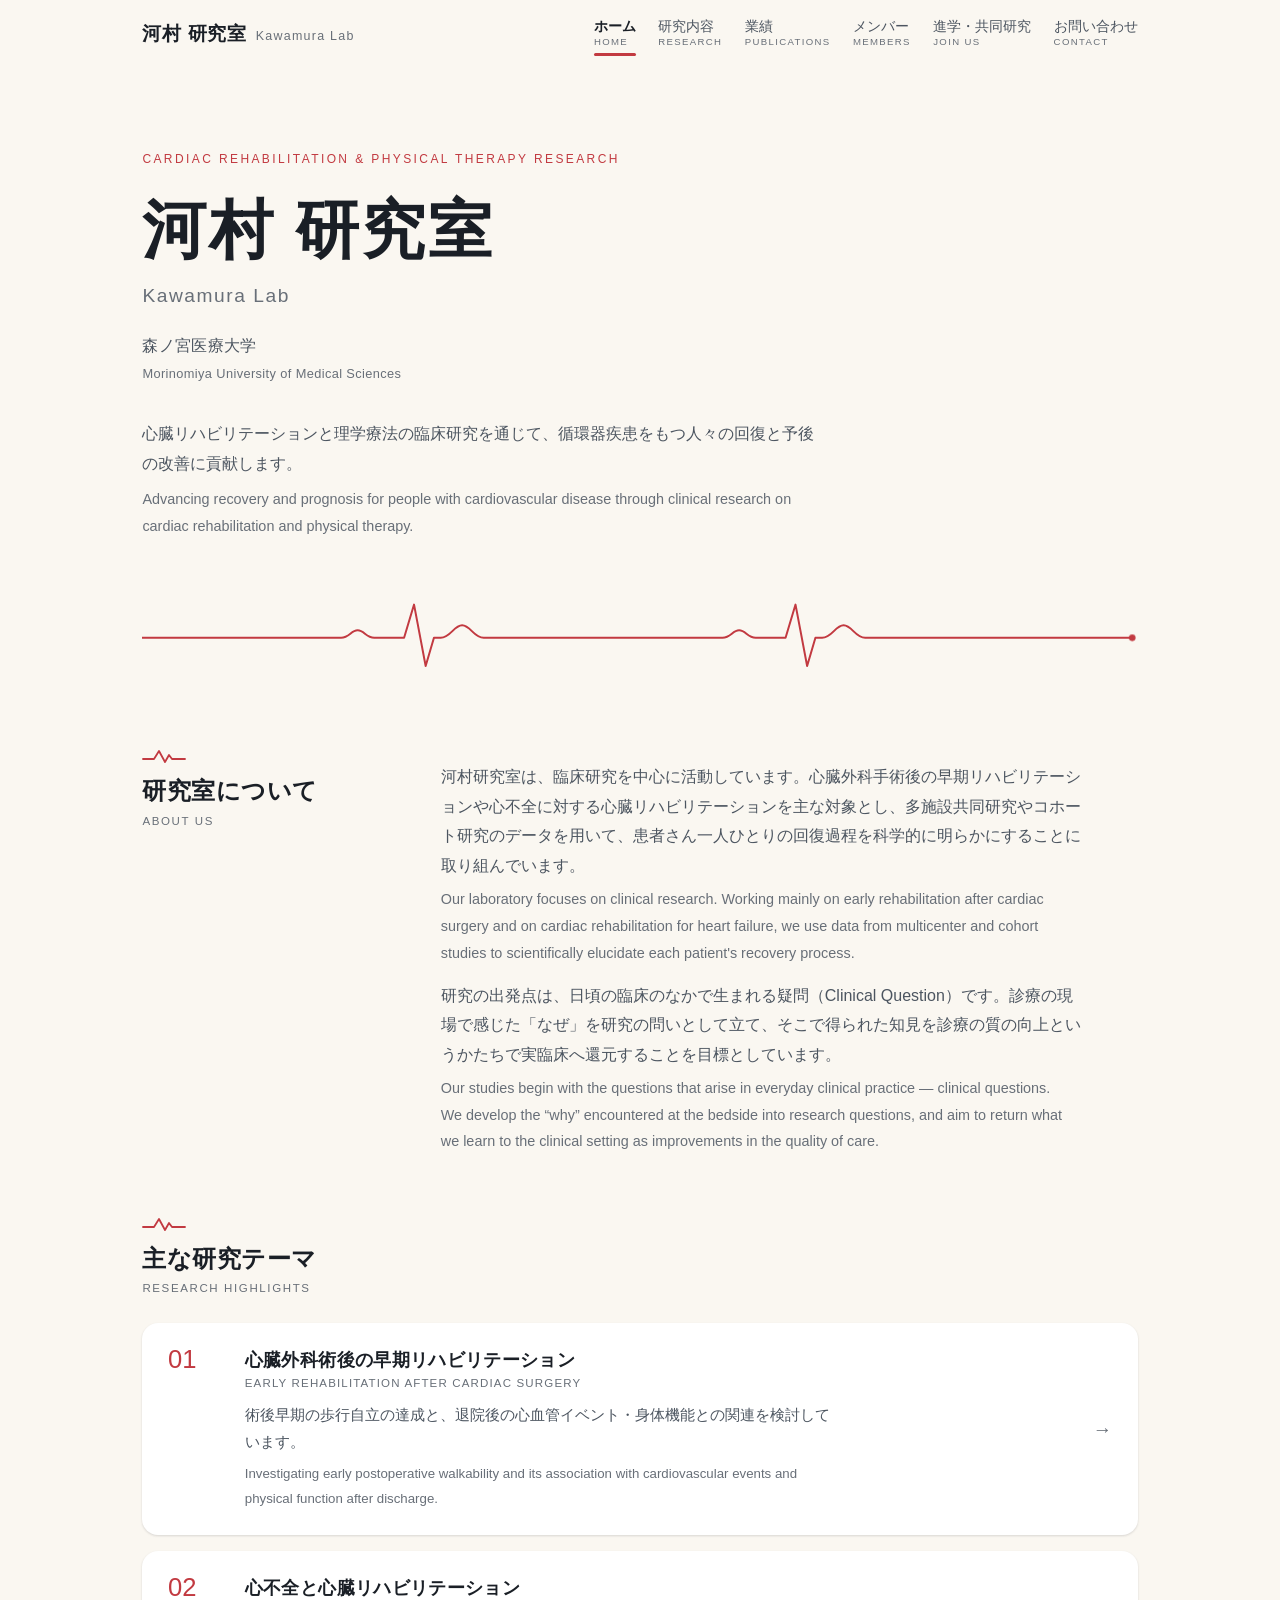
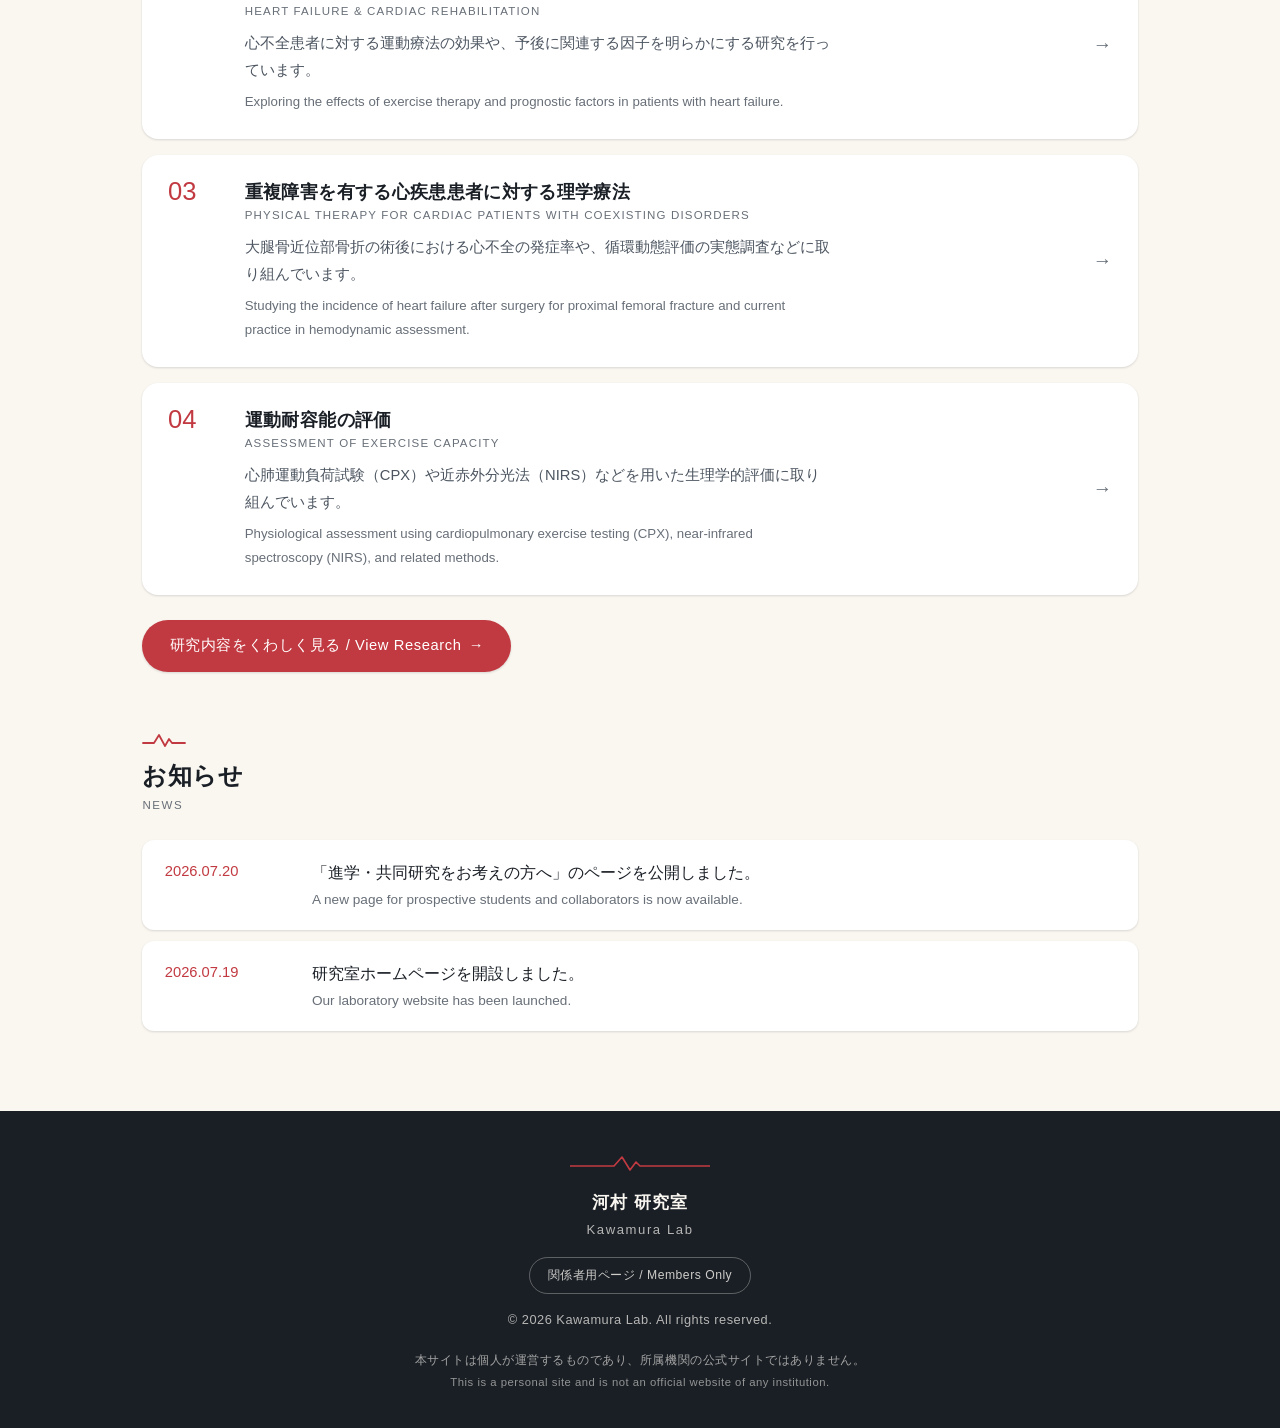
<file: index.html>
<!DOCTYPE html>
<html lang="ja">
<head>
  <meta charset="UTF-8">
  <meta name="viewport" content="width=device-width, initial-scale=1.0">
  <title>河村研究室（森ノ宮医療大学） | Kawamura Lab</title>
  <meta name="description" content="河村研究室（Kawamura Lab／森ノ宮医療大学）— 心臓リハビリテーション・理学療法の臨床研究。Clinical research on cardiac rehabilitation and physical therapy.">
  <link rel="icon" type="image/svg+xml" href="assets/favicon.svg">
  <link rel="canonical" href="https://kawamuratomonori-lab.github.io/">
  <meta property="og:type" content="website">
  <meta property="og:site_name" content="河村研究室 Kawamura Lab">
  <meta property="og:locale" content="ja_JP">
  <meta property="og:url" content="https://kawamuratomonori-lab.github.io/">
  <meta property="og:title" content="河村研究室（森ノ宮医療大学） | Kawamura Lab">
  <meta property="og:description" content="河村研究室（Kawamura Lab／森ノ宮医療大学）— 心臓リハビリテーション・理学療法の臨床研究。Clinical research on cardiac rehabilitation and physical therapy.">
  <meta property="og:image" content="https://kawamuratomonori-lab.github.io/assets/ogp.png">
  <meta name="twitter:card" content="summary_large_image">
  <script type="application/ld+json">
  {
    "@context": "https://schema.org",
    "@type": "ResearchOrganization",
    "name": "河村研究室",
    "alternateName": "Kawamura Lab",
    "url": "https://kawamuratomonori-lab.github.io/",
    "description": "心臓リハビリテーションと理学療法の臨床研究に取り組む研究室。",
    "parentOrganization": {
      "@type": "CollegeOrUniversity",
      "name": "森ノ宮医療大学",
      "alternateName": "Morinomiya University of Medical Sciences",
      "url": "https://www.morinomiya-u.ac.jp/"
    },
    "address": {
      "@type": "PostalAddress",
      "postalCode": "559-8611",
      "addressRegion": "大阪府",
      "addressLocality": "大阪市住之江区",
      "streetAddress": "南港北1-26-16",
      "addressCountry": "JP"
    },
    "member": {
      "@type": "Person",
      "name": "河村 知範",
      "alternateName": "Tomonori Kawamura",
      "sameAs": [
        "https://researchmap.jp/t_kawamura",
        "https://orcid.org/0000-0002-1264-2671"
      ]
    },
    "knowsAbout": ["心臓リハビリテーション", "理学療法", "臨床研究", "心不全", "心臓外科術後の早期離床"]
  }
  </script>
  <link rel="stylesheet" href="css/style.css?v=20261010">
  <script defer src="js/site.js?v=20261010"></script>
</head>
<body>

<header class="site-header">
  <div class="header-inner">
    <a class="brand" href="index.html">
      <span class="brand-ja"><span class="nm">河村</span>研究室</span>
      <span class="brand-en">Kawamura Lab</span>
    </a>
    <nav class="site-nav">
      <ul>
        <li><a href="index.html" class="active">ホーム<span class="nav-en">Home</span></a></li>
        <li><a href="research.html">研究内容<span class="nav-en">Research</span></a></li>
        <li><a href="publications.html">業績<span class="nav-en">Publications</span></a></li>
        <li><a href="members.html">メンバー<span class="nav-en">Members</span></a></li>
        <li><a href="join.html">進学・共同研究<span class="nav-en">Join Us</span></a></li>
        <li><a href="contact.html">お問い合わせ<span class="nav-en">Contact</span></a></li>
      </ul>
    </nav>
  </div>
</header>

<section class="hero stagger">
  <p class="hero-kicker">Cardiac Rehabilitation &amp; Physical Therapy Research</p>
  <h1><span class="nm">河村</span>研究室</h1>
  <p class="hero-echo">Kawamura Lab</p>
  <p class="hero-affil">森ノ宮医療大学<span class="hero-affil-en">Morinomiya University of Medical Sciences</span></p>
  <p class="lead-ja">心臓リハビリテーションと理学療法の臨床研究を通じて、循環器疾患をもつ人々の回復と予後の改善に貢献します。</p>
  <p class="lead-en">Advancing recovery and prognosis for people with cardiovascular disease through clinical research on cardiac rehabilitation and physical therapy.</p>
</section>

<div class="ecg-wrap" aria-hidden="true">
  <svg class="ecg" viewBox="0 0 1200 120" xmlns="http://www.w3.org/2000/svg">
    <path class="ecg-path" pathLength="1"
          d="M0 60 H240 c10 0 12 -9 20 -9 c8 0 10 9 20 9 h36 l12 -40 14 74 10 -34 h8 c12 0 16 -15 26 -15 c10 0 14 15 26 15 H700 c10 0 12 -9 20 -9 c8 0 10 9 20 9 h36 l12 -40 14 74 10 -34 h8 c12 0 16 -15 26 -15 c10 0 14 15 26 15 H1194"/>
    <circle class="ecg-dot" cx="1194" cy="60" r="4"/>
    <circle class="ecg-ring" cx="1194" cy="60" r="4"/>
  </svg>
</div>

<main>

  <section class="section" id="about">
    <div class="split">
      <div class="sec-head reveal">
        <svg class="beat" width="44" height="16" viewBox="0 0 44 16" aria-hidden="true">
          <polyline points="1,11 12,11 17,3 23,14 27,7 30,11 43,11" fill="none" stroke="currentColor" stroke-width="1.8" stroke-linecap="round" stroke-linejoin="round"/>
        </svg>
        <h2>研究室について<span class="sec-en">About Us</span></h2>
      </div>
      <div class="reveal">
        <p class="ja">河村研究室は、臨床研究を中心に活動しています。心臓外科手術後の早期リハビリテーションや心不全に対する心臓リハビリテーションを主な対象とし、多施設共同研究やコホート研究のデータを用いて、患者さん一人ひとりの回復過程を科学的に明らかにすることに取り組んでいます。</p>
        <p class="en">Our laboratory focuses on clinical research. Working mainly on early rehabilitation after cardiac surgery and on cardiac rehabilitation for heart failure, we use data from multicenter and cohort studies to scientifically elucidate each patient's recovery process.</p>
        <p class="ja">研究の出発点は、日頃の臨床のなかで生まれる疑問（Clinical Question）です。診療の現場で感じた「なぜ」を研究の問いとして立て、そこで得られた知見を診療の質の向上というかたちで実臨床へ還元することを目標としています。</p>
        <p class="en">Our studies begin with the questions that arise in everyday clinical practice — clinical questions. We develop the &ldquo;why&rdquo; encountered at the bedside into research questions, and aim to return what we learn to the clinical setting as improvements in the quality of care.</p>
      </div>
    </div>
  </section>

  <section class="section" id="highlights">
    <div class="sec-head reveal">
      <svg class="beat" width="44" height="16" viewBox="0 0 44 16" aria-hidden="true">
        <polyline points="1,11 12,11 17,3 23,14 27,7 30,11 43,11" fill="none" stroke="currentColor" stroke-width="1.8" stroke-linecap="round" stroke-linejoin="round"/>
      </svg>
      <h2>主な研究テーマ<span class="sec-en">Research Highlights</span></h2>
    </div>
    <ol class="feature-list stagger">
      <li>
        <a href="research.html#t1">
          <div>
            <h3>心臓外科術後の早期リハビリテーション<span class="card-en">Early Rehabilitation after Cardiac Surgery</span></h3>
            <p class="ja">術後早期の歩行自立の達成と、退院後の心血管イベント・身体機能との関連を検討しています。</p>
            <p class="en">Investigating early postoperative walkability and its association with cardiovascular events and physical function after discharge.</p>
          </div>
          <span class="go" aria-hidden="true">&rarr;</span>
        </a>
      </li>
      <li>
        <a href="research.html#t2">
          <div>
            <h3>心不全と心臓リハビリテーション<span class="card-en">Heart Failure &amp; Cardiac Rehabilitation</span></h3>
            <p class="ja">心不全患者に対する運動療法の効果や、予後に関連する因子を明らかにする研究を行っています。</p>
            <p class="en">Exploring the effects of exercise therapy and prognostic factors in patients with heart failure.</p>
          </div>
          <span class="go" aria-hidden="true">&rarr;</span>
        </a>
      </li>
      <li>
        <a href="research.html#t3">
          <div>
            <h3>重複障害を有する心疾患患者に対する理学療法<span class="card-en">Physical Therapy for Cardiac Patients with Coexisting Disorders</span></h3>
            <p class="ja">大腿骨近位部骨折の術後における心不全の発症率や、循環動態評価の実態調査などに取り組んでいます。</p>
            <p class="en">Studying the incidence of heart failure after surgery for proximal femoral fracture and current practice in hemodynamic assessment.</p>
          </div>
          <span class="go" aria-hidden="true">&rarr;</span>
        </a>
      </li>
      <li>
        <a href="research.html#t4">
          <div>
            <h3>運動耐容能の評価<span class="card-en">Assessment of Exercise Capacity</span></h3>
            <p class="ja">心肺運動負荷試験（CPX）や近赤外分光法（NIRS）などを用いた生理学的評価に取り組んでいます。</p>
            <p class="en">Physiological assessment using cardiopulmonary exercise testing (CPX), near-infrared spectroscopy (NIRS), and related methods.</p>
          </div>
          <span class="go" aria-hidden="true">&rarr;</span>
        </a>
      </li>
    </ol>
    <a class="btn reveal" href="research.html">研究内容をくわしく見る / View Research</a>
  </section>

  <section class="section" id="news">
    <div class="sec-head reveal">
      <svg class="beat" width="44" height="16" viewBox="0 0 44 16" aria-hidden="true">
        <polyline points="1,11 12,11 17,3 23,14 27,7 30,11 43,11" fill="none" stroke="currentColor" stroke-width="1.8" stroke-linecap="round" stroke-linejoin="round"/>
      </svg>
      <h2>お知らせ<span class="sec-en">News</span></h2>
    </div>
    <ul class="news-list stagger">
      <li>
        <time datetime="2026-07-20">2026.07.20</time>
        <div class="news-body">
          <span class="ja">「進学・共同研究をお考えの方へ」のページを公開しました。</span>
          <span class="en">A new page for prospective students and collaborators is now available.</span>
        </div>
      </li>
      <li>
        <time datetime="2026-07-19">2026.07.19</time>
        <div class="news-body">
          <span class="ja">研究室ホームページを開設しました。</span>
          <span class="en">Our laboratory website has been launched.</span>
        </div>
      </li>
    </ul>
  </section>

</main>

<footer class="site-footer">
  <svg class="f-ecg" width="140" height="20" viewBox="0 0 140 20" aria-hidden="true">
    <polyline points="0,13 44,13 52,4 60,17 66,9 70,13 140,13" fill="none" stroke="currentColor" stroke-width="1.6" stroke-linecap="round" stroke-linejoin="round"/>
  </svg>
  <div class="footer-name"><span class="nm">河村</span>研究室</div>
  <div class="footer-en">Kawamura Lab</div>
  <a class="footer-private" href="private.html">関係者用ページ / Members Only</a>
  <div>&copy; 2026 Kawamura Lab. All rights reserved.</div>
  <p class="footer-note">
    <span class="ja">本サイトは個人が運営するものであり、所属機関の公式サイトではありません。</span>
    <span class="en">This is a personal site and is not an official website of any institution.</span>
  </p>
</footer>

</body>
</html>
</file>
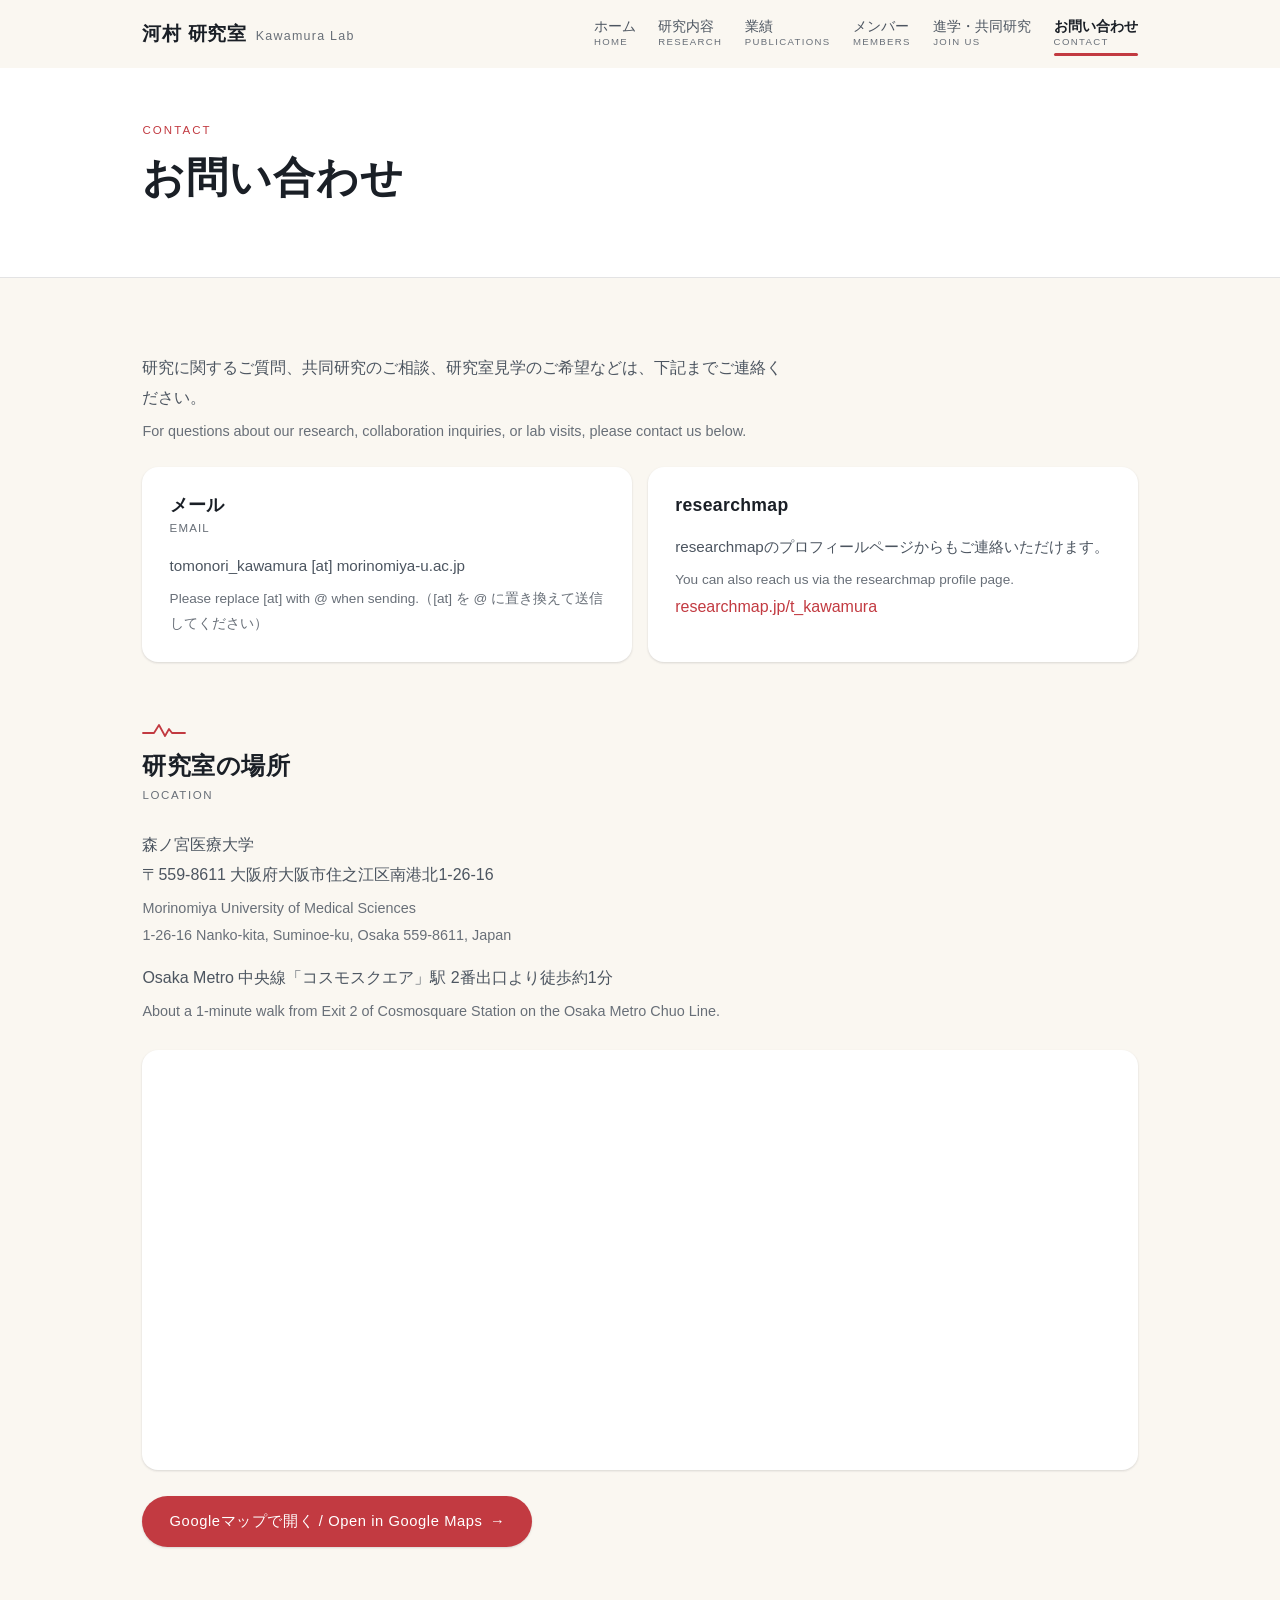
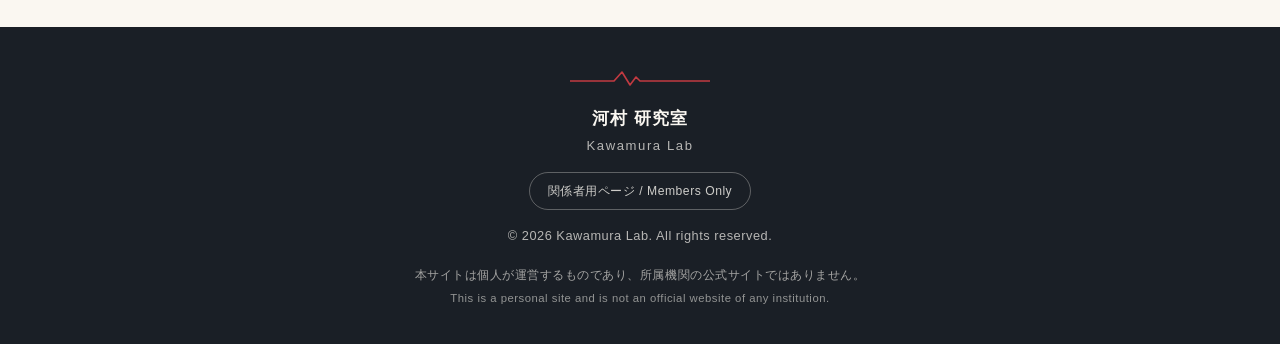
<file: contact.html>
<!DOCTYPE html>
<html lang="ja">
<head>
  <meta charset="UTF-8">
  <meta name="viewport" content="width=device-width, initial-scale=1.0">
  <title>お問い合わせ | 河村研究室（森ノ宮医療大学） Kawamura Lab</title>
  <meta name="description" content="河村研究室へのお問い合わせ。Contact information for Kawamura Lab.">
  <link rel="icon" type="image/svg+xml" href="assets/favicon.svg">
  <link rel="canonical" href="https://kawamuratomonori-lab.github.io/contact.html">
  <meta property="og:type" content="website">
  <meta property="og:site_name" content="河村研究室 Kawamura Lab">
  <meta property="og:locale" content="ja_JP">
  <meta property="og:url" content="https://kawamuratomonori-lab.github.io/contact.html">
  <meta property="og:title" content="お問い合わせ | 河村研究室 Kawamura Lab">
  <meta property="og:description" content="河村研究室へのお問い合わせ。Contact information for Kawamura Lab.">
  <meta property="og:image" content="https://kawamuratomonori-lab.github.io/assets/ogp.png">
  <meta name="twitter:card" content="summary_large_image">
  <link rel="stylesheet" href="css/style.css?v=20261010">
  <script defer src="js/site.js?v=20261010"></script>
</head>
<body>

<header class="site-header">
  <div class="header-inner">
    <a class="brand" href="index.html">
      <span class="brand-ja"><span class="nm">河村</span>研究室</span>
      <span class="brand-en">Kawamura Lab</span>
    </a>
    <nav class="site-nav">
      <ul>
        <li><a href="index.html">ホーム<span class="nav-en">Home</span></a></li>
        <li><a href="research.html">研究内容<span class="nav-en">Research</span></a></li>
        <li><a href="publications.html">業績<span class="nav-en">Publications</span></a></li>
        <li><a href="members.html">メンバー<span class="nav-en">Members</span></a></li>
        <li><a href="join.html">進学・共同研究<span class="nav-en">Join Us</span></a></li>
        <li><a href="contact.html" class="active">お問い合わせ<span class="nav-en">Contact</span></a></li>
      </ul>
    </nav>
  </div>
</header>

<div class="page-title">
  <p class="page-en">Contact</p>
  <h1>お問い合わせ</h1>
  <svg class="beat" width="44" height="16" viewBox="0 0 44 16" aria-hidden="true">
    <polyline points="1,11 12,11 17,3 23,14 27,7 30,11 43,11" fill="none" stroke="currentColor" stroke-width="1.8" stroke-linecap="round" stroke-linejoin="round"/>
  </svg>
</div>

<main>

  <section class="section">
    <div class="reveal">
      <p class="ja">研究に関するご質問、共同研究のご相談、研究室見学のご希望などは、下記までご連絡ください。</p>
      <p class="en">For questions about our research, collaboration inquiries, or lab visits, please contact us below.</p>
    </div>

    <div class="duo stagger">
      <div>
        <h3>メール<span class="card-en">Email</span></h3>
        <p class="ja">tomonori_kawamura [at] morinomiya-u.ac.jp</p>
        <p class="en">Please replace [at] with @ when sending.（[at] を @ に置き換えて送信してください）</p>
      </div>
      <div>
        <h3>researchmap</h3>
        <p class="ja">researchmapのプロフィールページからもご連絡いただけます。</p>
        <p class="en">You can also reach us via the researchmap profile page.</p>
        <p><a href="https://researchmap.jp/t_kawamura" target="_blank" rel="noopener">researchmap.jp/t_kawamura</a></p>
      </div>
    </div>
  </section>

  <section class="section" id="access">
    <div class="sec-head reveal">
    <svg class="beat" width="44" height="16" viewBox="0 0 44 16" aria-hidden="true">
      <polyline points="1,11 12,11 17,3 23,14 27,7 30,11 43,11" fill="none" stroke="currentColor" stroke-width="1.8" stroke-linecap="round" stroke-linejoin="round"/>
    </svg>
      <h2>研究室の場所<span class="sec-en">Location</span></h2>
    </div>
    <div class="reveal">
      <p class="ja">森ノ宮医療大学<br>〒559-8611 大阪府大阪市住之江区南港北1-26-16</p>
      <p class="en">Morinomiya University of Medical Sciences<br>1-26-16 Nanko-kita, Suminoe-ku, Osaka 559-8611, Japan</p>
      <p class="ja">Osaka Metro 中央線「コスモスクエア」駅 2番出口より徒歩約1分</p>
      <p class="en">About a 1-minute walk from Exit 2 of Cosmosquare Station on the Osaka Metro Chuo Line.</p>
    </div>
    <div class="map-frame reveal">
      <iframe
        src="https://maps.google.com/maps?q=%E6%A3%AE%E3%83%8E%E5%AE%AE%E5%8C%BB%E7%99%82%E5%A4%A7%E5%AD%A6&amp;hl=ja&amp;z=16&amp;output=embed"
        title="森ノ宮医療大学周辺の地図 / Map around Morinomiya University of Medical Sciences"
        loading="lazy" referrerpolicy="no-referrer-when-downgrade" allowfullscreen></iframe>
    </div>
    <a class="btn reveal" href="https://www.google.com/maps/search/?api=1&amp;query=%E6%A3%AE%E3%83%8E%E5%AE%AE%E5%8C%BB%E7%99%82%E5%A4%A7%E5%AD%A6" target="_blank" rel="noopener">Googleマップで開く / Open in Google Maps</a>
  </section>

</main>

<footer class="site-footer">
  <svg class="f-ecg" width="140" height="20" viewBox="0 0 140 20" aria-hidden="true">
    <polyline points="0,13 44,13 52,4 60,17 66,9 70,13 140,13" fill="none" stroke="currentColor" stroke-width="1.6" stroke-linecap="round" stroke-linejoin="round"/>
  </svg>
  <div class="footer-name"><span class="nm">河村</span>研究室</div>
  <div class="footer-en">Kawamura Lab</div>
  <a class="footer-private" href="private.html">関係者用ページ / Members Only</a>
  <div>&copy; 2026 Kawamura Lab. All rights reserved.</div>
  <p class="footer-note">
    <span class="ja">本サイトは個人が運営するものであり、所属機関の公式サイトではありません。</span>
    <span class="en">This is a personal site and is not an official website of any institution.</span>
  </p>
</footer>

</body>
</html>
</file>
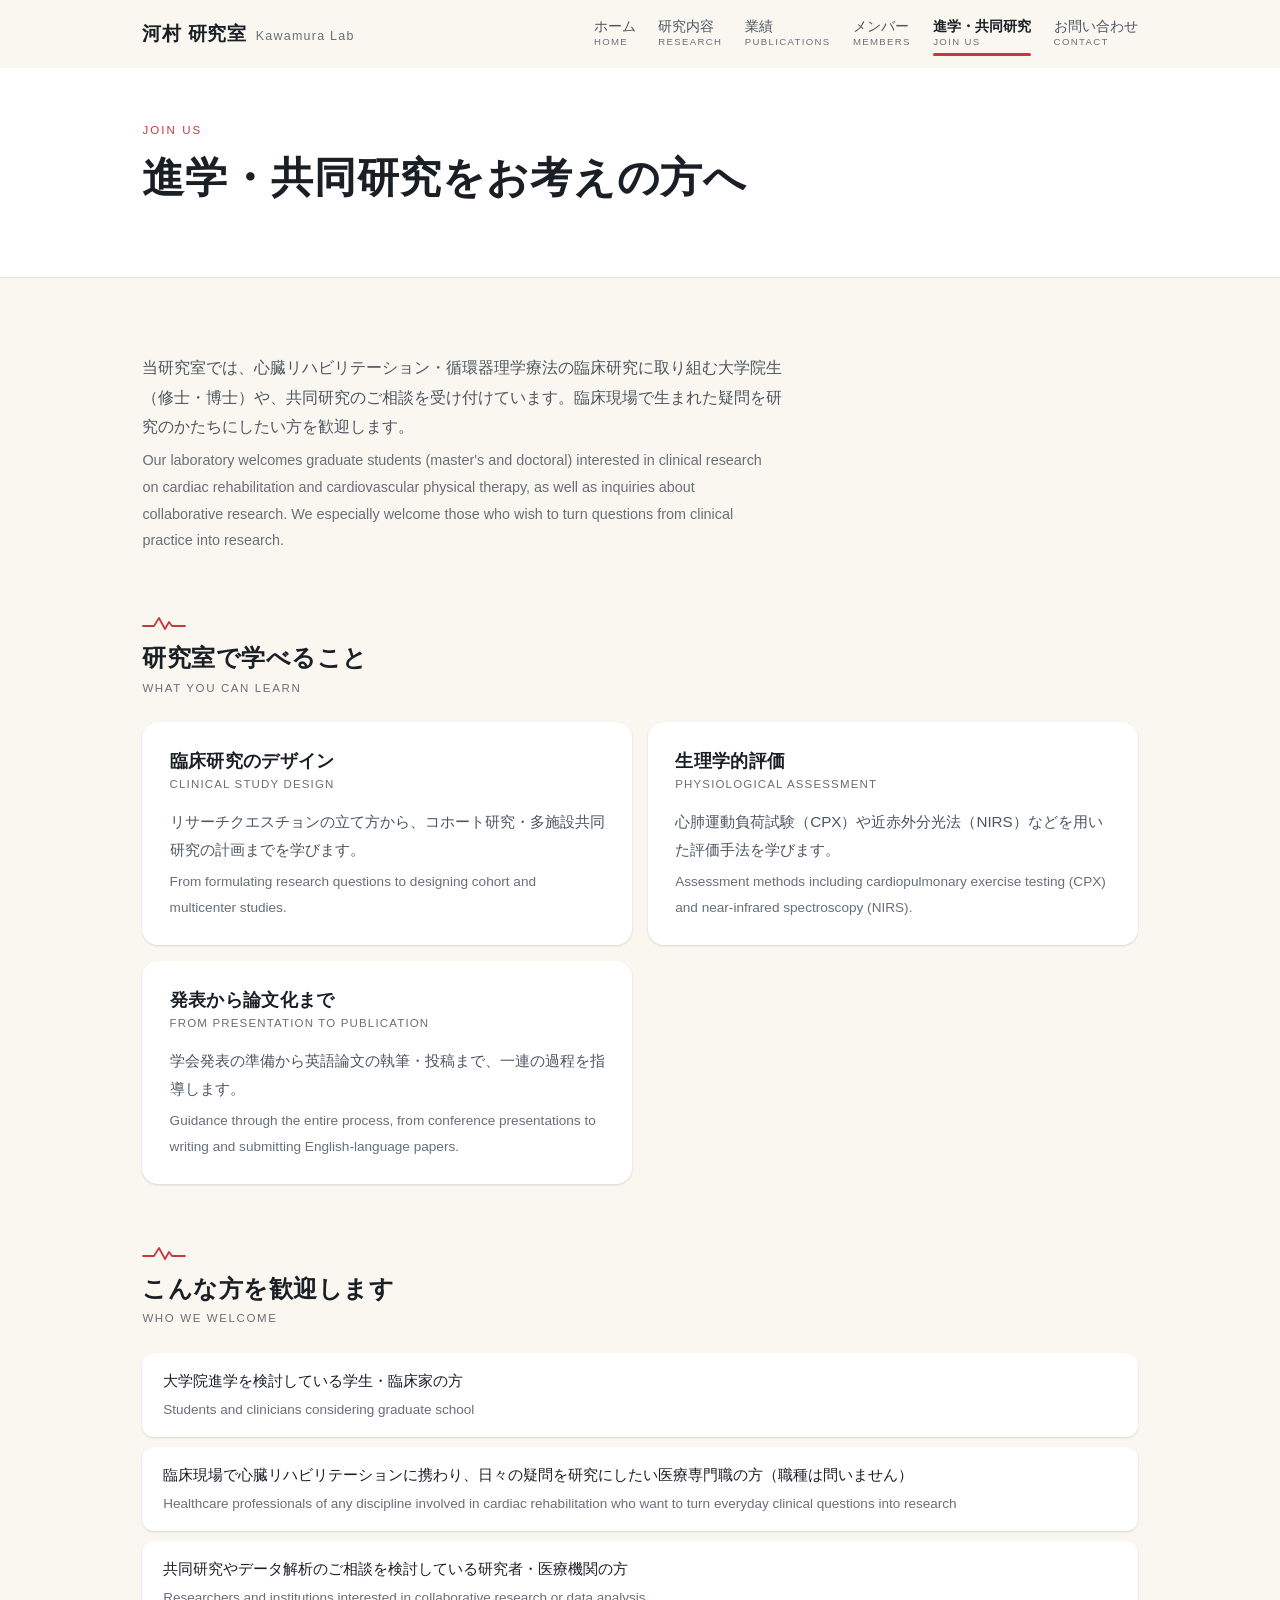
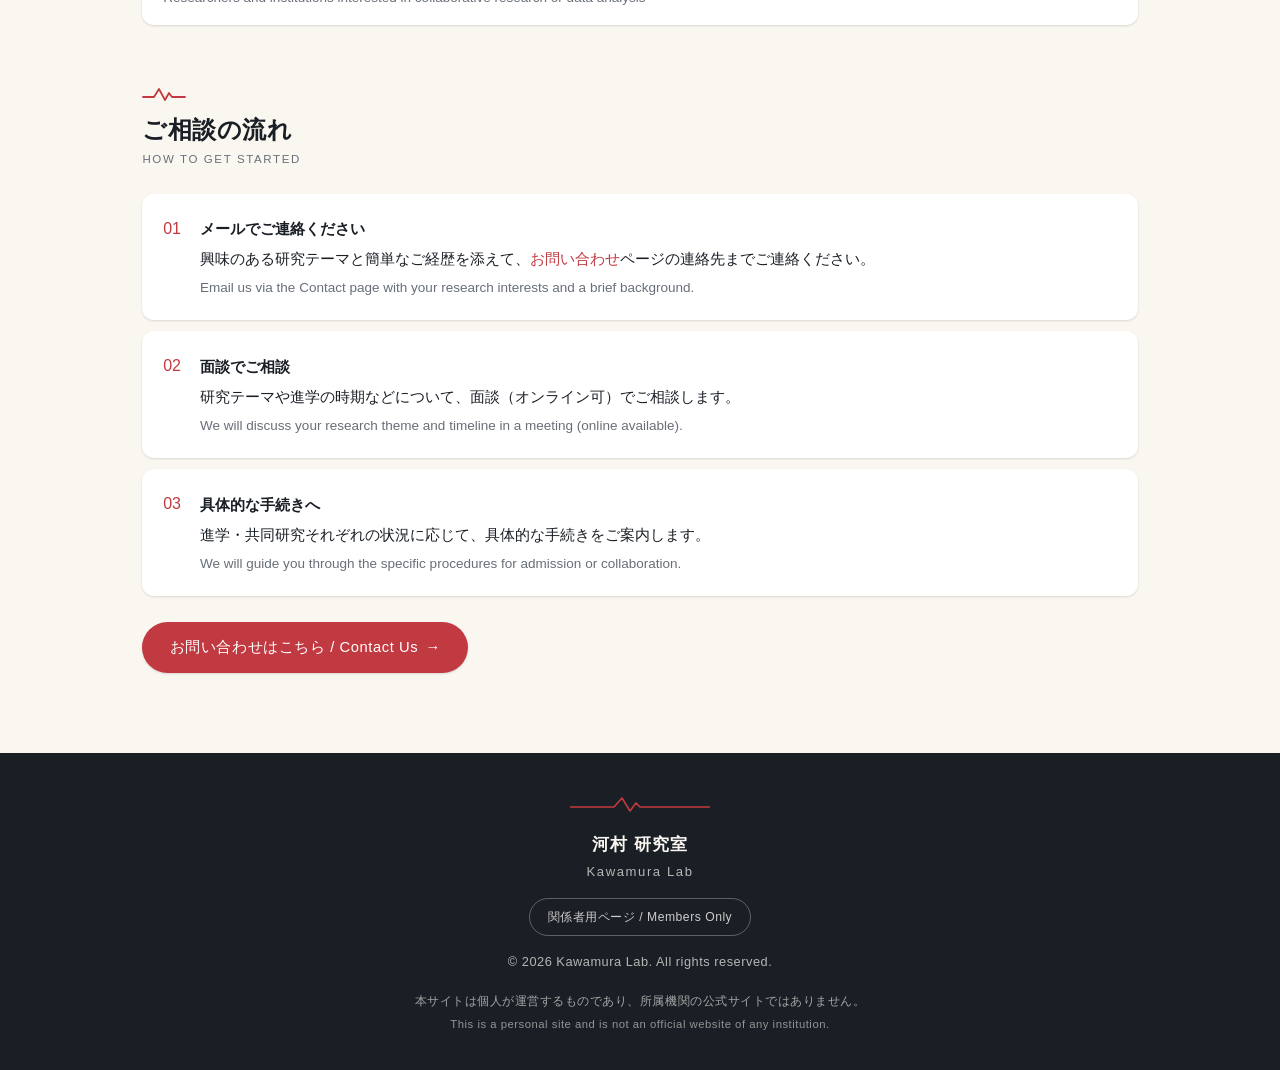
<file: join.html>
<!DOCTYPE html>
<html lang="ja">
<head>
  <meta charset="UTF-8">
  <meta name="viewport" content="width=device-width, initial-scale=1.0">
  <title>進学・共同研究をお考えの方へ | 河村研究室（森ノ宮医療大学） Kawamura Lab</title>
  <meta name="description" content="河村研究室への大学院進学・共同研究のご案内。研究室で学べること、ご相談の流れ。For prospective students and collaborators.">
  <link rel="icon" type="image/svg+xml" href="assets/favicon.svg">
  <link rel="canonical" href="https://kawamuratomonori-lab.github.io/join.html">
  <meta property="og:type" content="website">
  <meta property="og:site_name" content="河村研究室 Kawamura Lab">
  <meta property="og:locale" content="ja_JP">
  <meta property="og:url" content="https://kawamuratomonori-lab.github.io/join.html">
  <meta property="og:title" content="進学・共同研究をお考えの方へ | 河村研究室 Kawamura Lab">
  <meta property="og:description" content="河村研究室への大学院進学・共同研究のご案内。研究室で学べること、ご相談の流れ。For prospective students and collaborators.">
  <meta property="og:image" content="https://kawamuratomonori-lab.github.io/assets/ogp.png">
  <meta name="twitter:card" content="summary_large_image">
  <link rel="stylesheet" href="css/style.css?v=20261010">
  <script defer src="js/site.js?v=20261010"></script>
</head>
<body>

<header class="site-header">
  <div class="header-inner">
    <a class="brand" href="index.html">
      <span class="brand-ja"><span class="nm">河村</span>研究室</span>
      <span class="brand-en">Kawamura Lab</span>
    </a>
    <nav class="site-nav">
      <ul>
        <li><a href="index.html">ホーム<span class="nav-en">Home</span></a></li>
        <li><a href="research.html">研究内容<span class="nav-en">Research</span></a></li>
        <li><a href="publications.html">業績<span class="nav-en">Publications</span></a></li>
        <li><a href="members.html">メンバー<span class="nav-en">Members</span></a></li>
        <li><a href="join.html" class="active">進学・共同研究<span class="nav-en">Join Us</span></a></li>
        <li><a href="contact.html">お問い合わせ<span class="nav-en">Contact</span></a></li>
      </ul>
    </nav>
  </div>
</header>

<div class="page-title">
  <p class="page-en">Join Us</p>
  <h1>進学・共同研究をお考えの方へ</h1>
  <svg class="beat" width="44" height="16" viewBox="0 0 44 16" aria-hidden="true">
    <polyline points="1,11 12,11 17,3 23,14 27,7 30,11 43,11" fill="none" stroke="currentColor" stroke-width="1.8" stroke-linecap="round" stroke-linejoin="round"/>
  </svg>
</div>

<main>

  <section class="section">
    <div class="reveal">
      <p class="ja">当研究室では、心臓リハビリテーション・循環器理学療法の臨床研究に取り組む大学院生（修士・博士）や、共同研究のご相談を受け付けています。臨床現場で生まれた疑問を研究のかたちにしたい方を歓迎します。</p>
      <p class="en">Our laboratory welcomes graduate students (master's and doctoral) interested in clinical research on cardiac rehabilitation and cardiovascular physical therapy, as well as inquiries about collaborative research. We especially welcome those who wish to turn questions from clinical practice into research.</p>
    </div>
  </section>

  <section class="section" id="learn">
    <div class="sec-head reveal">
      <svg class="beat" width="44" height="16" viewBox="0 0 44 16" aria-hidden="true">
        <polyline points="1,11 12,11 17,3 23,14 27,7 30,11 43,11" fill="none" stroke="currentColor" stroke-width="1.8" stroke-linecap="round" stroke-linejoin="round"/>
      </svg>
      <h2>研究室で学べること<span class="sec-en">What You Can Learn</span></h2>
    </div>
    <div class="duo stagger">
      <div>
        <h3>臨床研究のデザイン<span class="card-en">Clinical Study Design</span></h3>
        <p class="ja">リサーチクエスチョンの立て方から、コホート研究・多施設共同研究の計画までを学びます。</p>
        <p class="en">From formulating research questions to designing cohort and multicenter studies.</p>
      </div>
      <div>
        <h3>生理学的評価<span class="card-en">Physiological Assessment</span></h3>
        <p class="ja">心肺運動負荷試験（CPX）や近赤外分光法（NIRS）などを用いた評価手法を学びます。</p>
        <p class="en">Assessment methods including cardiopulmonary exercise testing (CPX) and near-infrared spectroscopy (NIRS).</p>
      </div>
      <div>
        <h3>発表から論文化まで<span class="card-en">From Presentation to Publication</span></h3>
        <p class="ja">学会発表の準備から英語論文の執筆・投稿まで、一連の過程を指導します。</p>
        <p class="en">Guidance through the entire process, from conference presentations to writing and submitting English-language papers.</p>
      </div>
    </div>
  </section>

  <section class="section" id="who">
    <div class="sec-head reveal">
      <svg class="beat" width="44" height="16" viewBox="0 0 44 16" aria-hidden="true">
        <polyline points="1,11 12,11 17,3 23,14 27,7 30,11 43,11" fill="none" stroke="currentColor" stroke-width="1.8" stroke-linecap="round" stroke-linejoin="round"/>
      </svg>
      <h2>こんな方を歓迎します<span class="sec-en">Who We Welcome</span></h2>
    </div>
    <ul class="link-list stagger">
      <li>
        <span class="ja">大学院進学を検討している学生・臨床家の方</span><br>
        <span class="en">Students and clinicians considering graduate school</span>
      </li>
      <li>
        <span class="ja">臨床現場で心臓リハビリテーションに携わり、日々の疑問を研究にしたい医療専門職の方（職種は問いません）</span><br>
        <span class="en">Healthcare professionals of any discipline involved in cardiac rehabilitation who want to turn everyday clinical questions into research</span>
      </li>
      <li>
        <span class="ja">共同研究やデータ解析のご相談を検討している研究者・医療機関の方</span><br>
        <span class="en">Researchers and institutions interested in collaborative research or data analysis</span>
      </li>
    </ul>
  </section>

  <section class="section" id="process">
    <div class="sec-head reveal">
      <svg class="beat" width="44" height="16" viewBox="0 0 44 16" aria-hidden="true">
        <polyline points="1,11 12,11 17,3 23,14 27,7 30,11 43,11" fill="none" stroke="currentColor" stroke-width="1.8" stroke-linecap="round" stroke-linejoin="round"/>
      </svg>
      <h2>ご相談の流れ<span class="sec-en">How to Get Started</span></h2>
    </div>
    <ol class="pub-list stagger">
      <li>
        <span class="title">メールでご連絡ください</span>
        <span class="ja">興味のある研究テーマと簡単なご経歴を添えて、<a href="contact.html">お問い合わせ</a>ページの連絡先までご連絡ください。</span><br>
        <span class="en">Email us via the Contact page with your research interests and a brief background.</span>
      </li>
      <li>
        <span class="title">面談でご相談</span>
        <span class="ja">研究テーマや進学の時期などについて、面談（オンライン可）でご相談します。</span><br>
        <span class="en">We will discuss your research theme and timeline in a meeting (online available).</span>
      </li>
      <li>
        <span class="title">具体的な手続きへ</span>
        <span class="ja">進学・共同研究それぞれの状況に応じて、具体的な手続きをご案内します。</span><br>
        <span class="en">We will guide you through the specific procedures for admission or collaboration.</span>
      </li>
    </ol>
    <a class="btn reveal" href="contact.html">お問い合わせはこちら / Contact Us</a>
  </section>

</main>

<footer class="site-footer">
  <svg class="f-ecg" width="140" height="20" viewBox="0 0 140 20" aria-hidden="true">
    <polyline points="0,13 44,13 52,4 60,17 66,9 70,13 140,13" fill="none" stroke="currentColor" stroke-width="1.6" stroke-linecap="round" stroke-linejoin="round"/>
  </svg>
  <div class="footer-name"><span class="nm">河村</span>研究室</div>
  <div class="footer-en">Kawamura Lab</div>
  <a class="footer-private" href="private.html">関係者用ページ / Members Only</a>
  <div>&copy; 2026 Kawamura Lab. All rights reserved.</div>
  <p class="footer-note">
    <span class="ja">本サイトは個人が運営するものであり、所属機関の公式サイトではありません。</span>
    <span class="en">This is a personal site and is not an official website of any institution.</span>
  </p>
</footer>

</body>
</html>
</file>
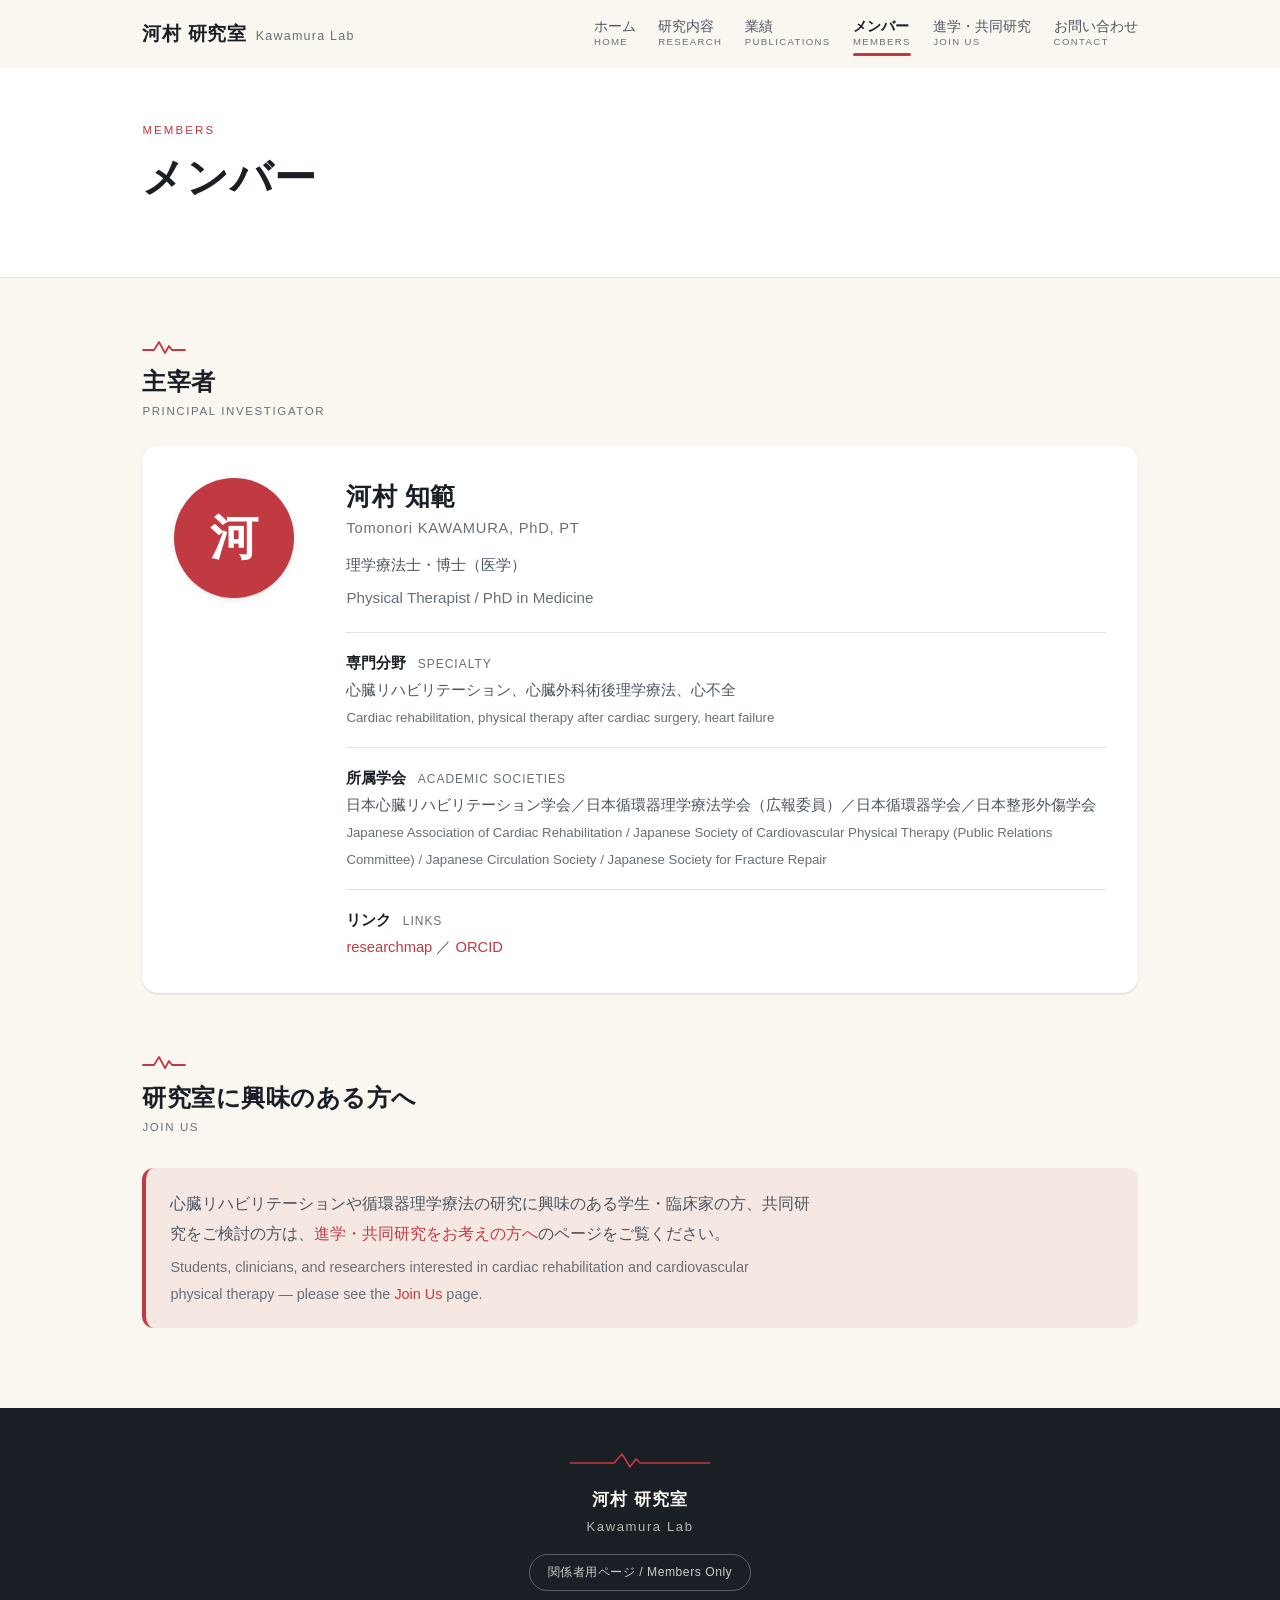
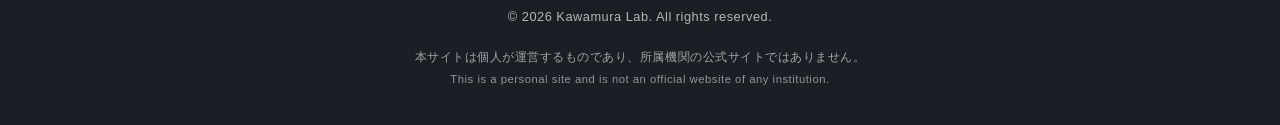
<file: members.html>
<!DOCTYPE html>
<html lang="ja">
<head>
  <meta charset="UTF-8">
  <meta name="viewport" content="width=device-width, initial-scale=1.0">
  <title>メンバー | 河村研究室（森ノ宮医療大学） Kawamura Lab</title>
  <meta name="description" content="河村研究室のメンバー紹介。Members of Kawamura Lab.">
  <link rel="icon" type="image/svg+xml" href="assets/favicon.svg">
  <link rel="canonical" href="https://kawamuratomonori-lab.github.io/members.html">
  <meta property="og:type" content="website">
  <meta property="og:site_name" content="河村研究室 Kawamura Lab">
  <meta property="og:locale" content="ja_JP">
  <meta property="og:url" content="https://kawamuratomonori-lab.github.io/members.html">
  <meta property="og:title" content="メンバー | 河村研究室 Kawamura Lab">
  <meta property="og:description" content="河村研究室のメンバー紹介。Members of Kawamura Lab.">
  <meta property="og:image" content="https://kawamuratomonori-lab.github.io/assets/ogp.png">
  <meta name="twitter:card" content="summary_large_image">
  <link rel="stylesheet" href="css/style.css?v=20261010">
  <script defer src="js/site.js?v=20261010"></script>
</head>
<body>

<header class="site-header">
  <div class="header-inner">
    <a class="brand" href="index.html">
      <span class="brand-ja"><span class="nm">河村</span>研究室</span>
      <span class="brand-en">Kawamura Lab</span>
    </a>
    <nav class="site-nav">
      <ul>
        <li><a href="index.html">ホーム<span class="nav-en">Home</span></a></li>
        <li><a href="research.html">研究内容<span class="nav-en">Research</span></a></li>
        <li><a href="publications.html">業績<span class="nav-en">Publications</span></a></li>
        <li><a href="members.html" class="active">メンバー<span class="nav-en">Members</span></a></li>
        <li><a href="join.html">進学・共同研究<span class="nav-en">Join Us</span></a></li>
        <li><a href="contact.html">お問い合わせ<span class="nav-en">Contact</span></a></li>
      </ul>
    </nav>
  </div>
</header>

<div class="page-title">
  <p class="page-en">Members</p>
  <h1>メンバー</h1>
  <svg class="beat" width="44" height="16" viewBox="0 0 44 16" aria-hidden="true">
    <polyline points="1,11 12,11 17,3 23,14 27,7 30,11 43,11" fill="none" stroke="currentColor" stroke-width="1.8" stroke-linecap="round" stroke-linejoin="round"/>
  </svg>
</div>

<main>

  <section class="section" id="pi">
    <div class="sec-head reveal">
      <svg class="beat" width="44" height="16" viewBox="0 0 44 16" aria-hidden="true">
        <polyline points="1,11 12,11 17,3 23,14 27,7 30,11 43,11" fill="none" stroke="currentColor" stroke-width="1.8" stroke-linecap="round" stroke-linejoin="round"/>
      </svg>
      <h2>主宰者<span class="sec-en">Principal Investigator</span></h2>
    </div>

    <div class="profile reveal">
      <div class="avatar" aria-hidden="true">河</div>
      <div>
        <h3>河村 知範</h3>
        <p class="name-en">Tomonori KAWAMURA, PhD, PT</p>
        <p class="role ja">理学療法士・博士（医学）</p>
        <p class="role en">Physical Therapist / PhD in Medicine</p>

        <dl class="def-list">
          <dt>専門分野 <span class="en">Specialty</span></dt>
          <dd>
            <span class="ja">心臓リハビリテーション、心臓外科術後理学療法、心不全</span><br>
            <span class="en">Cardiac rehabilitation, physical therapy after cardiac surgery, heart failure</span>
          </dd>
          <dt>所属学会 <span class="en">Academic Societies</span></dt>
          <dd>
            <span class="ja">日本心臓リハビリテーション学会／日本循環器理学療法学会（広報委員）／日本循環器学会／日本整形外傷学会</span><br>
            <span class="en">Japanese Association of Cardiac Rehabilitation / Japanese Society of Cardiovascular Physical Therapy (Public Relations Committee) / Japanese Circulation Society / Japanese Society for Fracture Repair</span>
          </dd>
          <dt>リンク <span class="en">Links</span></dt>
          <dd>
            <a href="https://researchmap.jp/t_kawamura" target="_blank" rel="noopener">researchmap</a> ／
            <a href="https://orcid.org/0000-0002-1264-2671" target="_blank" rel="noopener">ORCID</a>
          </dd>
        </dl>
      </div>
    </div>
  </section>

  <section class="section" id="recruit">
    <div class="sec-head reveal">
      <svg class="beat" width="44" height="16" viewBox="0 0 44 16" aria-hidden="true">
        <polyline points="1,11 12,11 17,3 23,14 27,7 30,11 43,11" fill="none" stroke="currentColor" stroke-width="1.8" stroke-linecap="round" stroke-linejoin="round"/>
      </svg>
      <h2>研究室に興味のある方へ<span class="sec-en">Join Us</span></h2>
    </div>
    <div class="notice reveal">
      <p class="ja">心臓リハビリテーションや循環器理学療法の研究に興味のある学生・臨床家の方、共同研究をご検討の方は、<a href="join.html">進学・共同研究をお考えの方へ</a>のページをご覧ください。</p>
      <p class="en">Students, clinicians, and researchers interested in cardiac rehabilitation and cardiovascular physical therapy — please see the <a href="join.html">Join Us</a> page.</p>
    </div>
  </section>

</main>

<footer class="site-footer">
  <svg class="f-ecg" width="140" height="20" viewBox="0 0 140 20" aria-hidden="true">
    <polyline points="0,13 44,13 52,4 60,17 66,9 70,13 140,13" fill="none" stroke="currentColor" stroke-width="1.6" stroke-linecap="round" stroke-linejoin="round"/>
  </svg>
  <div class="footer-name"><span class="nm">河村</span>研究室</div>
  <div class="footer-en">Kawamura Lab</div>
  <a class="footer-private" href="private.html">関係者用ページ / Members Only</a>
  <div>&copy; 2026 Kawamura Lab. All rights reserved.</div>
  <p class="footer-note">
    <span class="ja">本サイトは個人が運営するものであり、所属機関の公式サイトではありません。</span>
    <span class="en">This is a personal site and is not an official website of any institution.</span>
  </p>
</footer>

</body>
</html>
</file>
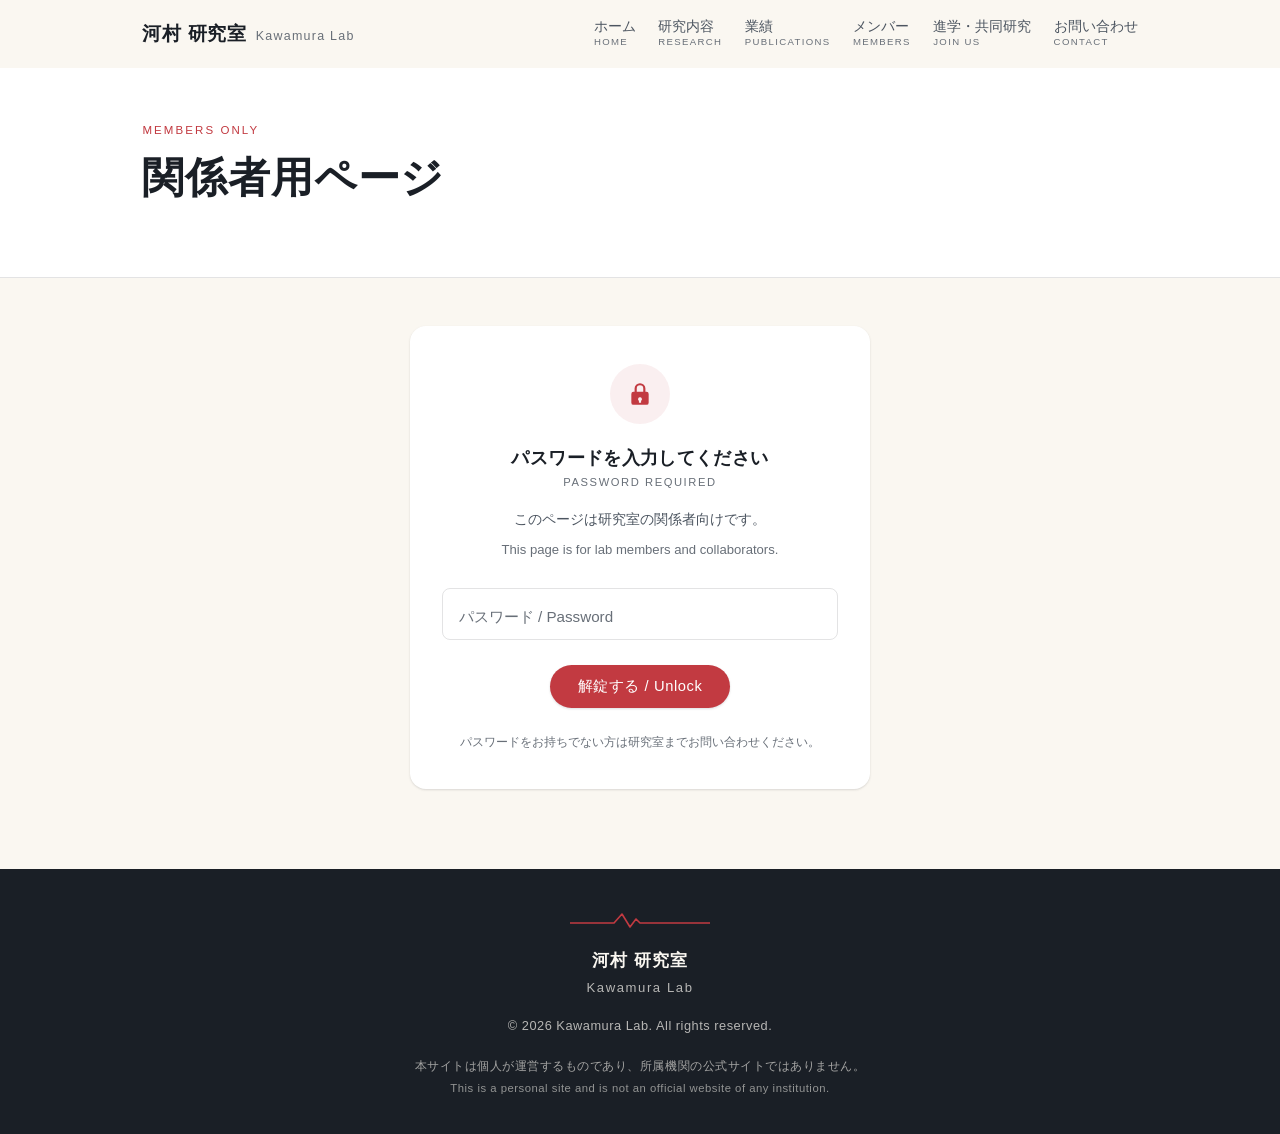
<file: private.html>
<!DOCTYPE html>
<html lang="ja">
<head>
  <meta charset="UTF-8">
  <meta name="viewport" content="width=device-width, initial-scale=1.0">
  <meta name="robots" content="noindex, nofollow">
  <title>関係者用ページ | 河村研究室（森ノ宮医療大学） Kawamura Lab</title>
  <link rel="icon" type="image/svg+xml" href="assets/favicon.svg">
  <link rel="stylesheet" href="css/style.css?v=20261010">
  <script defer src="js/site.js?v=20261010"></script>
  <script src="js/private-data.js?v=20261010"></script>
  <script defer src="js/private.js?v=20261010"></script>
</head>
<body>

<header class="site-header">
  <div class="header-inner">
    <a class="brand" href="index.html">
      <span class="brand-ja"><span class="nm">河村</span>研究室</span>
      <span class="brand-en">Kawamura Lab</span>
    </a>
    <nav class="site-nav">
      <ul>
        <li><a href="index.html">ホーム<span class="nav-en">Home</span></a></li>
        <li><a href="research.html">研究内容<span class="nav-en">Research</span></a></li>
        <li><a href="publications.html">業績<span class="nav-en">Publications</span></a></li>
        <li><a href="members.html">メンバー<span class="nav-en">Members</span></a></li>
        <li><a href="join.html">進学・共同研究<span class="nav-en">Join Us</span></a></li>
        <li><a href="contact.html">お問い合わせ<span class="nav-en">Contact</span></a></li>
      </ul>
    </nav>
  </div>
</header>

<div class="page-title">
  <p class="page-en">Members Only</p>
  <h1>関係者用ページ</h1>
  <svg class="beat" width="44" height="16" viewBox="0 0 44 16" aria-hidden="true">
    <polyline points="1,11 12,11 17,3 23,14 27,7 30,11 43,11" fill="none" stroke="currentColor" stroke-width="1.8" stroke-linecap="round" stroke-linejoin="round"/>
  </svg>
</div>

<main>

  <div class="lock-card m-card" id="lock">
    <div class="lock-icon">
      <svg width="26" height="26" viewBox="0 0 24 24" aria-hidden="true">
        <path d="M12 2a5 5 0 0 0-5 5v3H6a2 2 0 0 0-2 2v8a2 2 0 0 0 2 2h12a2 2 0 0 0 2-2v-8a2 2 0 0 0-2-2h-1V7a5 5 0 0 0-5-5zm0 2a3 3 0 0 1 3 3v3H9V7a3 3 0 0 1 3-3zm0 11a1.8 1.8 0 0 1 1 3.3V20h-2v-1.7A1.8 1.8 0 0 1 12 15z" fill="currentColor"/>
      </svg>
    </div>
    <h2>パスワードを入力してください<span class="lock-en">Password Required</span></h2>
    <p class="ja">このページは研究室の関係者向けです。</p>
    <p class="en">This page is for lab members and collaborators.</p>

    <form id="unlock-form" autocomplete="off">
      <div class="field">
        <input type="password" id="pw" placeholder=" " autocomplete="current-password" spellcheck="false">
        <label for="pw">パスワード / Password</label>
      </div>
      <button type="submit" class="m-btn">解錠する / Unlock</button>
    </form>

    <p class="lock-err" id="err" hidden></p>
    <p class="lock-note">パスワードをお持ちでない方は研究室までお問い合わせください。</p>
  </div>

  <div id="secret" hidden></div>

</main>

<footer class="site-footer">
  <svg class="f-ecg" width="140" height="20" viewBox="0 0 140 20" aria-hidden="true">
    <polyline points="0,13 44,13 52,4 60,17 66,9 70,13 140,13" fill="none" stroke="currentColor" stroke-width="1.6" stroke-linecap="round" stroke-linejoin="round"/>
  </svg>
  <div class="footer-name"><span class="nm">河村</span>研究室</div>
  <div class="footer-en">Kawamura Lab</div>
  <div>&copy; 2026 Kawamura Lab. All rights reserved.</div>
  <p class="footer-note">
    <span class="ja">本サイトは個人が運営するものであり、所属機関の公式サイトではありません。</span>
    <span class="en">This is a personal site and is not an official website of any institution.</span>
  </p>
</footer>

</body>
</html>
</file>
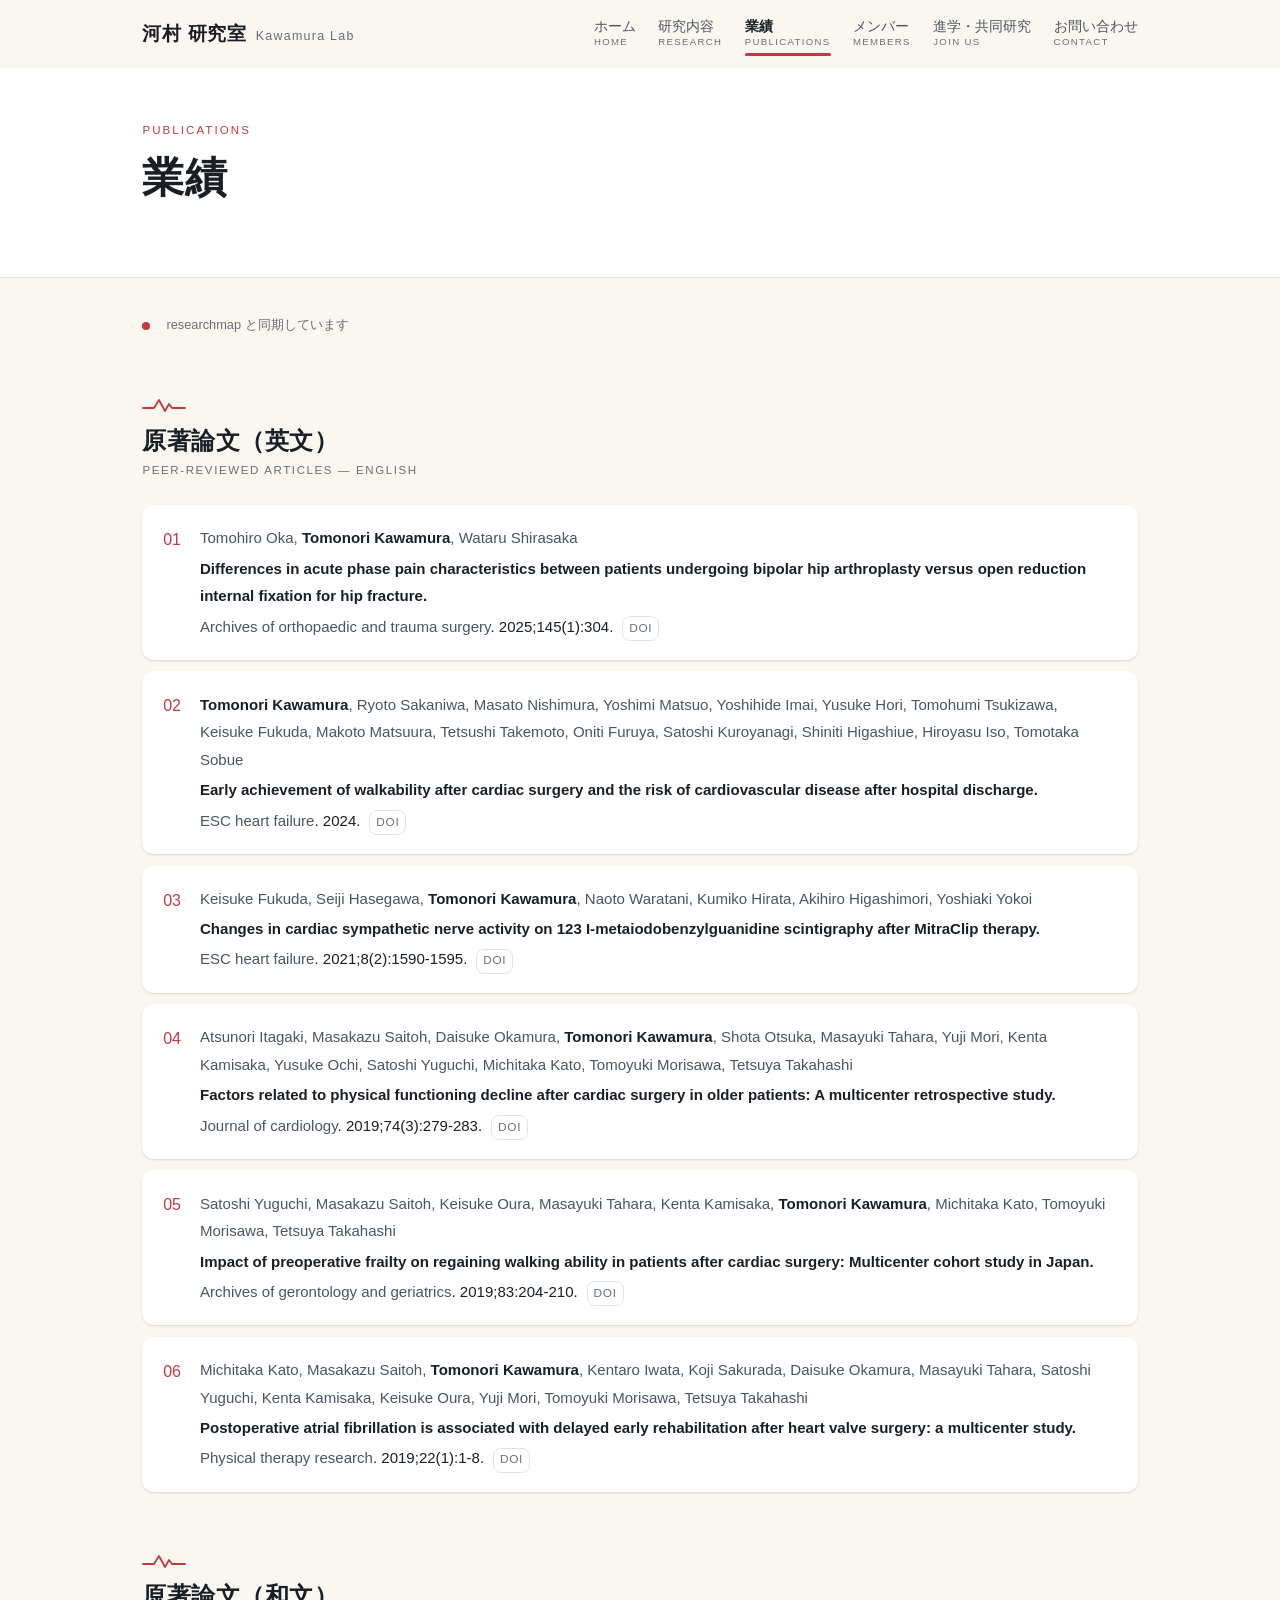
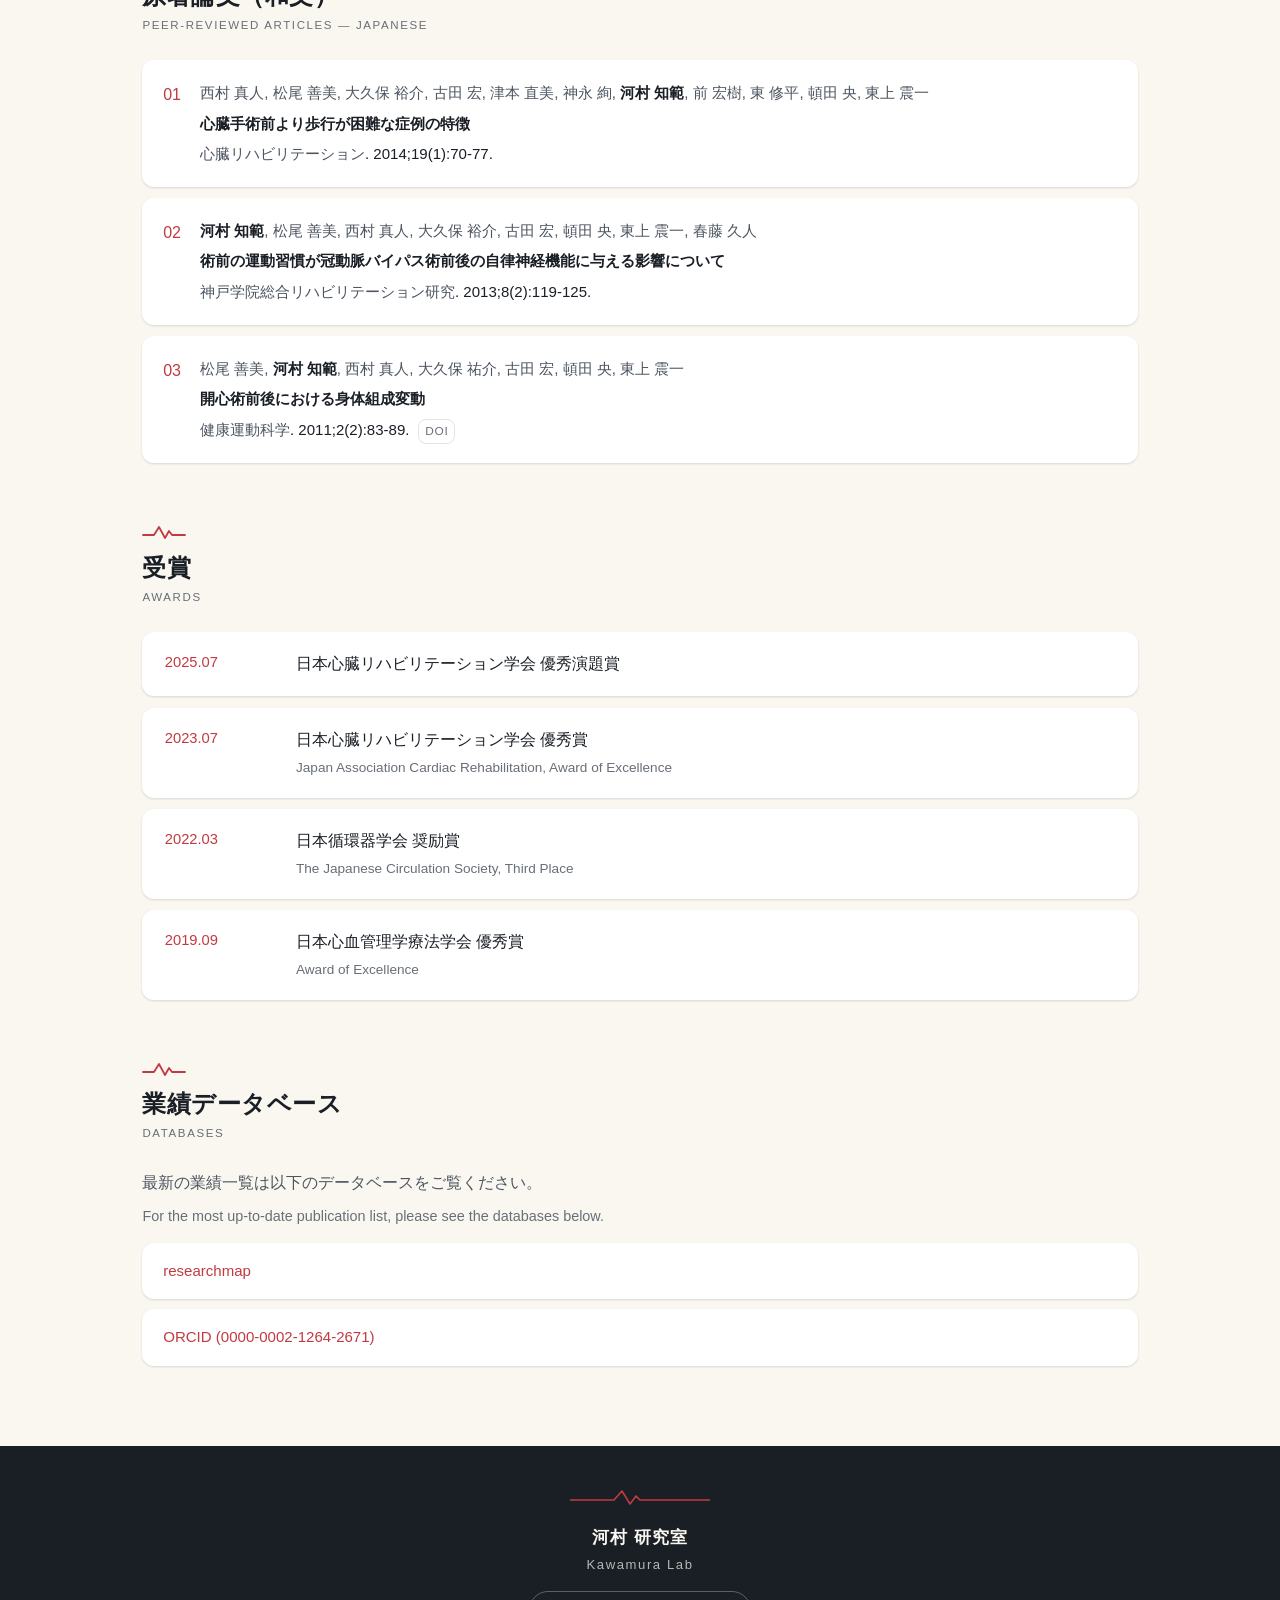
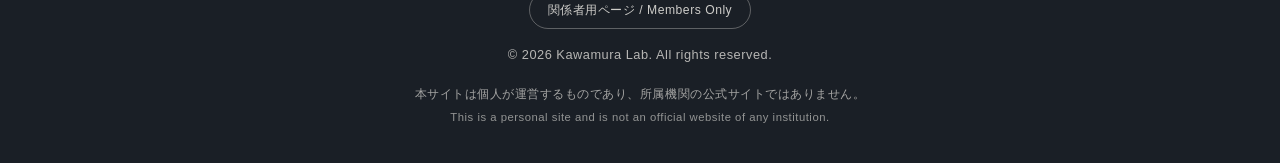
<file: publications.html>
<!DOCTYPE html>
<html lang="ja">
<head>
  <meta charset="UTF-8">
  <meta name="viewport" content="width=device-width, initial-scale=1.0">
  <title>業績 | 河村研究室（森ノ宮医療大学） Kawamura Lab</title>
  <meta name="description" content="河村研究室の研究業績。原著論文・受賞歴など。Publications and awards of Kawamura Lab.">
  <link rel="icon" type="image/svg+xml" href="assets/favicon.svg">
  <link rel="canonical" href="https://kawamuratomonori-lab.github.io/publications.html">
  <meta property="og:type" content="website">
  <meta property="og:site_name" content="河村研究室 Kawamura Lab">
  <meta property="og:locale" content="ja_JP">
  <meta property="og:url" content="https://kawamuratomonori-lab.github.io/publications.html">
  <meta property="og:title" content="業績 | 河村研究室 Kawamura Lab">
  <meta property="og:description" content="河村研究室の研究業績。原著論文・受賞歴など。Publications and awards of Kawamura Lab.">
  <meta property="og:image" content="https://kawamuratomonori-lab.github.io/assets/ogp.png">
  <meta name="twitter:card" content="summary_large_image">
  <link rel="stylesheet" href="css/style.css?v=20261010">
  <script defer src="js/site.js?v=20261010"></script>
  <script defer src="js/publications.js?v=20261010"></script>
</head>
<body>

<header class="site-header">
  <div class="header-inner">
    <a class="brand" href="index.html">
      <span class="brand-ja"><span class="nm">河村</span>研究室</span>
      <span class="brand-en">Kawamura Lab</span>
    </a>
    <nav class="site-nav">
      <ul>
        <li><a href="index.html">ホーム<span class="nav-en">Home</span></a></li>
        <li><a href="research.html">研究内容<span class="nav-en">Research</span></a></li>
        <li><a href="publications.html" class="active">業績<span class="nav-en">Publications</span></a></li>
        <li><a href="members.html">メンバー<span class="nav-en">Members</span></a></li>
        <li><a href="join.html">進学・共同研究<span class="nav-en">Join Us</span></a></li>
        <li><a href="contact.html">お問い合わせ<span class="nav-en">Contact</span></a></li>
      </ul>
    </nav>
  </div>
</header>

<div class="page-title">
  <p class="page-en">Publications</p>
  <h1>業績</h1>
  <svg class="beat" width="44" height="16" viewBox="0 0 44 16" aria-hidden="true">
    <polyline points="1,11 12,11 17,3 23,14 27,7 30,11 43,11" fill="none" stroke="currentColor" stroke-width="1.8" stroke-linecap="round" stroke-linejoin="round"/>
  </svg>
</div>

<main>

  <p class="sync-note" id="sync-note">researchmap と同期しています</p>

  <section class="section" id="papers-en">
    <div class="sec-head reveal">
      <svg class="beat" width="44" height="16" viewBox="0 0 44 16" aria-hidden="true">
        <polyline points="1,11 12,11 17,3 23,14 27,7 30,11 43,11" fill="none" stroke="currentColor" stroke-width="1.8" stroke-linecap="round" stroke-linejoin="round"/>
      </svg>
      <h2>原著論文（英文）<span class="sec-en">Peer-reviewed Articles — English</span></h2>
    </div>
    <ol class="pub-list stagger" id="pub-en">
      <li>
        <span class="authors">Tomohiro Oka, <span class="me">Tomonori Kawamura</span>, Wataru Shirasaka</span>
        <span class="title">Differences in acute phase pain characteristics between patients undergoing bipolar hip arthroplasty versus open reduction internal fixation for hip fracture.</span>
        <span class="journal">Archives of orthopaedic and trauma surgery</span>. 2025;145(1):304. <a class="doi" href="https://doi.org/10.1007/s00402-025-05916-7" target="_blank" rel="noopener">DOI</a>
      </li>
      <li>
        <span class="authors"><span class="me">Tomonori Kawamura</span>, Ryoto Sakaniwa, Masato Nishimura, Yoshimi Matsuo, Yoshihide Imai, Yusuke Hori, Tomohumi Tsukizawa, Keisuke Fukuda, Makoto Matsuura, Tetsushi Takemoto, Oniti Furuya, Satoshi Kuroyanagi, Shiniti Higashiue, Hiroyasu Iso, Tomotaka Sobue</span>
        <span class="title">Early achievement of walkability after cardiac surgery and the risk of cardiovascular disease after hospital discharge.</span>
        <span class="journal">ESC heart failure</span>. 2024. <a class="doi" href="https://doi.org/10.1002/ehf2.14875" target="_blank" rel="noopener">DOI</a>
      </li>
      <li>
        <span class="authors">Keisuke Fukuda, Seiji Hasegawa, <span class="me">Tomonori Kawamura</span>, Naoto Waratani, Kumiko Hirata, Akihiro Higashimori, Yoshiaki Yokoi</span>
        <span class="title">Changes in cardiac sympathetic nerve activity on 123 I-metaiodobenzylguanidine scintigraphy after MitraClip therapy.</span>
        <span class="journal">ESC heart failure</span>. 2021;8(2):1590-1595. <a class="doi" href="https://doi.org/10.1002/ehf2.13266" target="_blank" rel="noopener">DOI</a>
      </li>
      <li>
        <span class="authors">Atsunori Itagaki, Masakazu Saitoh, Daisuke Okamura, <span class="me">Tomonori Kawamura</span>, Shota Otsuka, Masayuki Tahara, Yuji Mori, Kenta Kamisaka, Yusuke Ochi, Satoshi Yuguchi, Michitaka Kato, Tomoyuki Morisawa, Tetsuya Takahashi</span>
        <span class="title">Factors related to physical functioning decline after cardiac surgery in older patients: A multicenter retrospective study.</span>
        <span class="journal">Journal of cardiology</span>. 2019;74(3):279-283. <a class="doi" href="https://doi.org/10.1016/j.jjcc.2019.02.020" target="_blank" rel="noopener">DOI</a>
      </li>
      <li>
        <span class="authors">Satoshi Yuguchi, Masakazu Saitoh, Keisuke Oura, Masayuki Tahara, Kenta Kamisaka, <span class="me">Tomonori Kawamura</span>, Michitaka Kato, Tomoyuki Morisawa, Tetsuya Takahashi</span>
        <span class="title">Impact of preoperative frailty on regaining walking ability in patients after cardiac surgery: Multicenter cohort study in Japan.</span>
        <span class="journal">Archives of gerontology and geriatrics</span>. 2019;83:204-210. <a class="doi" href="https://doi.org/10.1016/j.archger.2019.04.003" target="_blank" rel="noopener">DOI</a>
      </li>
      <li>
        <span class="authors">Michitaka Kato, Masakazu Saitoh, <span class="me">Tomonori Kawamura</span>, Kentaro Iwata, Koji Sakurada, Daisuke Okamura, Masayuki Tahara, Satoshi Yuguchi, Kenta Kamisaka, Keisuke Oura, Yuji Mori, Tomoyuki Morisawa, Tetsuya Takahashi</span>
        <span class="title">Postoperative atrial fibrillation is associated with delayed early rehabilitation after heart valve surgery: a multicenter study.</span>
        <span class="journal">Physical therapy research</span>. 2019;22(1):1-8. <a class="doi" href="https://doi.org/10.1298/ptr.E9957" target="_blank" rel="noopener">DOI</a>
      </li>
    </ol>
  </section>

  <section class="section" id="papers-ja">
    <div class="sec-head reveal">
      <svg class="beat" width="44" height="16" viewBox="0 0 44 16" aria-hidden="true">
        <polyline points="1,11 12,11 17,3 23,14 27,7 30,11 43,11" fill="none" stroke="currentColor" stroke-width="1.8" stroke-linecap="round" stroke-linejoin="round"/>
      </svg>
      <h2>原著論文（和文）<span class="sec-en">Peer-reviewed Articles — Japanese</span></h2>
    </div>
    <ol class="pub-list stagger" id="pub-ja">
      <li>
        <span class="authors">西村 真人, 松尾 善美, 大久保 裕介, 古田 宏, 津本 直美, 神永 絢, <span class="me">河村 知範</span>, 前 宏樹, 東 修平, 頓田 央, 東上 震一</span>
        <span class="title">心臓手術前より歩行が困難な症例の特徴</span>
        <span class="journal">心臓リハビリテーション</span>. 2014;19(1):70-77.
      </li>
      <li>
        <span class="authors"><span class="me">河村 知範</span>, 松尾 善美, 西村 真人, 大久保 裕介, 古田 宏, 頓田 央, 東上 震一, 春藤 久人</span>
        <span class="title">術前の運動習慣が冠動脈バイパス術前後の自律神経機能に与える影響について</span>
        <span class="journal">神戸学院総合リハビリテーション研究</span>. 2013;8(2):119-125.
      </li>
      <li>
        <span class="authors">松尾 善美, <span class="me">河村 知範</span>, 西村 真人, 大久保 祐介, 古田 宏, 頓田 央, 東上 震一</span>
        <span class="title">開心術前後における身体組成変動</span>
        <span class="journal">健康運動科学</span>. 2011;2(2):83-89. <a class="doi" href="https://doi.org/10.14993/00000699" target="_blank" rel="noopener">DOI</a>
      </li>
    </ol>
  </section>

  <section class="section" id="awards">
    <div class="sec-head reveal">
      <svg class="beat" width="44" height="16" viewBox="0 0 44 16" aria-hidden="true">
        <polyline points="1,11 12,11 17,3 23,14 27,7 30,11 43,11" fill="none" stroke="currentColor" stroke-width="1.8" stroke-linecap="round" stroke-linejoin="round"/>
      </svg>
      <h2>受賞<span class="sec-en">Awards</span></h2>
    </div>
    <ul class="award-list stagger" id="awards-list">
      <li>
        <time>2025.07</time>
        <div>
          <span class="ja">日本心臓リハビリテーション学会 優秀演題賞</span>
        </div>
      </li>
      <li>
        <time>2023.07</time>
        <div>
          <span class="ja">日本心臓リハビリテーション学会 優秀賞</span>
          <span class="en">Japan Association Cardiac Rehabilitation, Award of Excellence</span>
        </div>
      </li>
      <li>
        <time>2022.03</time>
        <div>
          <span class="ja">日本循環器学会 奨励賞</span>
          <span class="en">The Japanese Circulation Society, Third Place</span>
        </div>
      </li>
      <li>
        <time>2019.09</time>
        <div>
          <span class="ja">日本心血管理学療法学会 優秀賞</span>
          <span class="en">Award of Excellence</span>
        </div>
      </li>
    </ul>
  </section>

  <section class="section" id="links">
    <div class="sec-head reveal">
      <svg class="beat" width="44" height="16" viewBox="0 0 44 16" aria-hidden="true">
        <polyline points="1,11 12,11 17,3 23,14 27,7 30,11 43,11" fill="none" stroke="currentColor" stroke-width="1.8" stroke-linecap="round" stroke-linejoin="round"/>
      </svg>
      <h2>業績データベース<span class="sec-en">Databases</span></h2>
    </div>
    <div class="reveal">
      <p class="ja">最新の業績一覧は以下のデータベースをご覧ください。</p>
      <p class="en">For the most up-to-date publication list, please see the databases below.</p>
      <ul class="link-list">
        <li><a href="https://researchmap.jp/t_kawamura" target="_blank" rel="noopener">researchmap</a></li>
        <li><a href="https://orcid.org/0000-0002-1264-2671" target="_blank" rel="noopener">ORCID (0000-0002-1264-2671)</a></li>
      </ul>
    </div>
  </section>

</main>

<footer class="site-footer">
  <svg class="f-ecg" width="140" height="20" viewBox="0 0 140 20" aria-hidden="true">
    <polyline points="0,13 44,13 52,4 60,17 66,9 70,13 140,13" fill="none" stroke="currentColor" stroke-width="1.6" stroke-linecap="round" stroke-linejoin="round"/>
  </svg>
  <div class="footer-name"><span class="nm">河村</span>研究室</div>
  <div class="footer-en">Kawamura Lab</div>
  <a class="footer-private" href="private.html">関係者用ページ / Members Only</a>
  <div>&copy; 2026 Kawamura Lab. All rights reserved.</div>
  <p class="footer-note">
    <span class="ja">本サイトは個人が運営するものであり、所属機関の公式サイトではありません。</span>
    <span class="en">This is a personal site and is not an official website of any institution.</span>
  </p>
</footer>

</body>
</html>
</file>
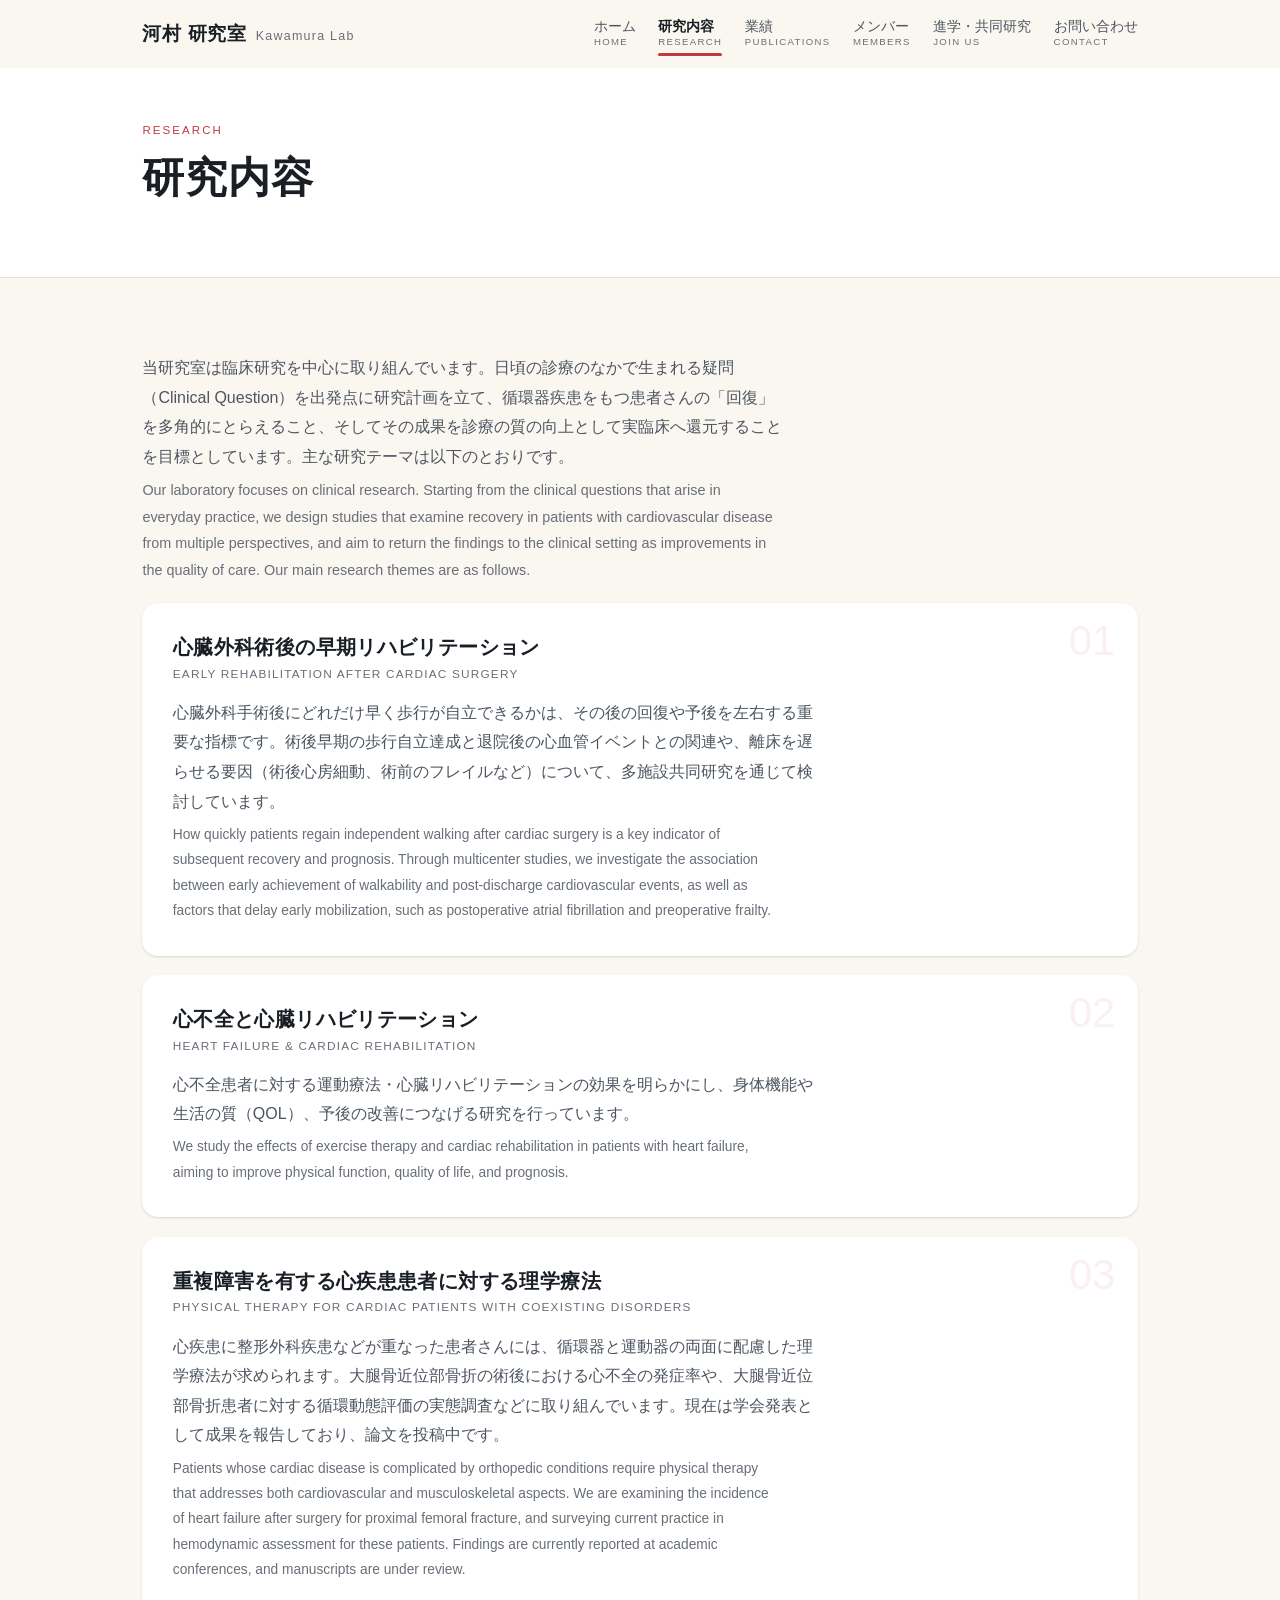
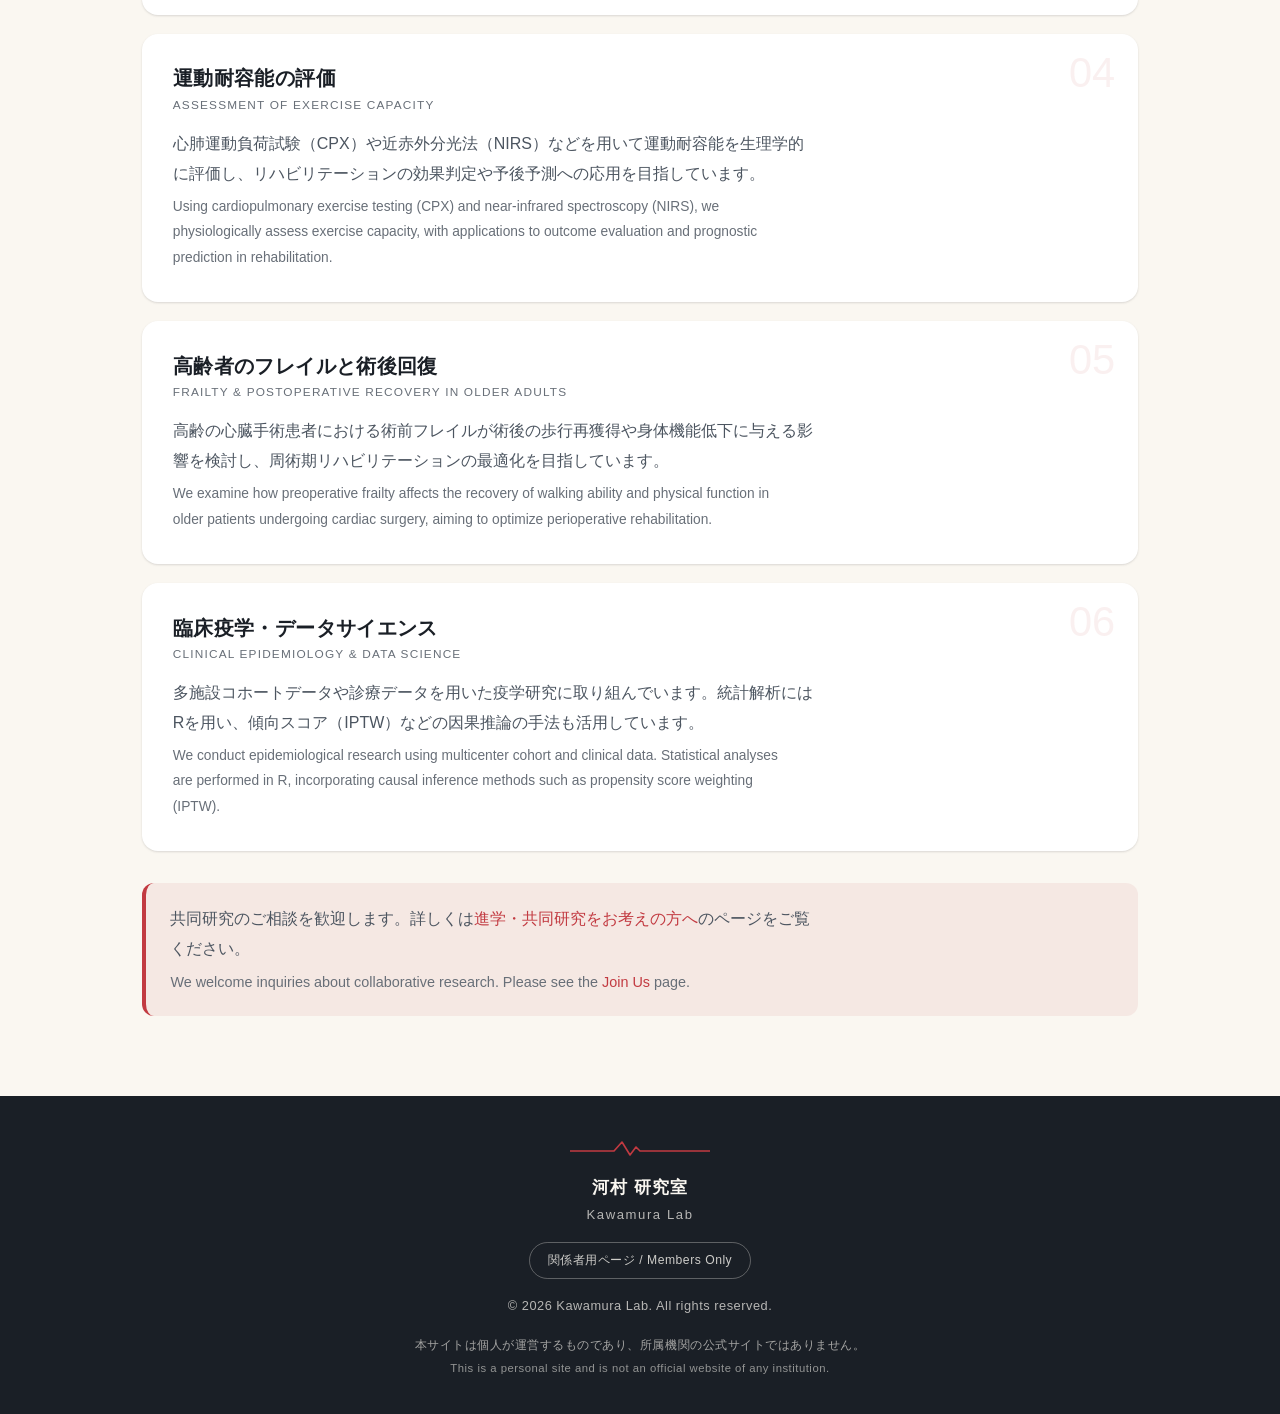
<file: research.html>
<!DOCTYPE html>
<html lang="ja">
<head>
  <meta charset="UTF-8">
  <meta name="viewport" content="width=device-width, initial-scale=1.0">
  <title>研究内容 | 河村研究室（森ノ宮医療大学） Kawamura Lab</title>
  <meta name="description" content="河村研究室の研究内容。心臓外科術後の早期リハビリテーション、心不全、重複障害を有する心疾患患者に対する理学療法、運動耐容能の評価など。">
  <link rel="icon" type="image/svg+xml" href="assets/favicon.svg">
  <link rel="canonical" href="https://kawamuratomonori-lab.github.io/research.html">
  <meta property="og:type" content="website">
  <meta property="og:site_name" content="河村研究室 Kawamura Lab">
  <meta property="og:locale" content="ja_JP">
  <meta property="og:url" content="https://kawamuratomonori-lab.github.io/research.html">
  <meta property="og:title" content="研究内容 | 河村研究室 Kawamura Lab">
  <meta property="og:description" content="河村研究室の研究内容。心臓外科術後の早期リハビリテーション、心不全、重複障害を有する心疾患患者に対する理学療法、運動耐容能の評価など。">
  <meta property="og:image" content="https://kawamuratomonori-lab.github.io/assets/ogp.png">
  <meta name="twitter:card" content="summary_large_image">
  <link rel="stylesheet" href="css/style.css?v=20261010">
  <script defer src="js/site.js?v=20261010"></script>
</head>
<body>

<header class="site-header">
  <div class="header-inner">
    <a class="brand" href="index.html">
      <span class="brand-ja"><span class="nm">河村</span>研究室</span>
      <span class="brand-en">Kawamura Lab</span>
    </a>
    <nav class="site-nav">
      <ul>
        <li><a href="index.html">ホーム<span class="nav-en">Home</span></a></li>
        <li><a href="research.html" class="active">研究内容<span class="nav-en">Research</span></a></li>
        <li><a href="publications.html">業績<span class="nav-en">Publications</span></a></li>
        <li><a href="members.html">メンバー<span class="nav-en">Members</span></a></li>
        <li><a href="join.html">進学・共同研究<span class="nav-en">Join Us</span></a></li>
        <li><a href="contact.html">お問い合わせ<span class="nav-en">Contact</span></a></li>
      </ul>
    </nav>
  </div>
</header>

<div class="page-title">
  <p class="page-en">Research</p>
  <h1>研究内容</h1>
  <svg class="beat" width="44" height="16" viewBox="0 0 44 16" aria-hidden="true">
    <polyline points="1,11 12,11 17,3 23,14 27,7 30,11 43,11" fill="none" stroke="currentColor" stroke-width="1.8" stroke-linecap="round" stroke-linejoin="round"/>
  </svg>
</div>

<main>

  <section class="section">
    <div class="reveal">
      <p class="ja">当研究室は臨床研究を中心に取り組んでいます。日頃の診療のなかで生まれる疑問（Clinical Question）を出発点に研究計画を立て、循環器疾患をもつ患者さんの「回復」を多角的にとらえること、そしてその成果を診療の質の向上として実臨床へ還元することを目標としています。主な研究テーマは以下のとおりです。</p>
      <p class="en">Our laboratory focuses on clinical research. Starting from the clinical questions that arise in everyday practice, we design studies that examine recovery in patients with cardiovascular disease from multiple perspectives, and aim to return the findings to the clinical setting as improvements in the quality of care. Our main research themes are as follows.</p>
    </div>

    <div class="topic reveal" id="t1">
      <span class="topic-num" aria-hidden="true">01</span>
      <h3>心臓外科術後の早期リハビリテーション<span class="topic-en">Early Rehabilitation after Cardiac Surgery</span></h3>
      <p class="ja">心臓外科手術後にどれだけ早く歩行が自立できるかは、その後の回復や予後を左右する重要な指標です。術後早期の歩行自立達成と退院後の心血管イベントとの関連や、離床を遅らせる要因（術後心房細動、術前のフレイルなど）について、多施設共同研究を通じて検討しています。</p>
      <p class="en">How quickly patients regain independent walking after cardiac surgery is a key indicator of subsequent recovery and prognosis. Through multicenter studies, we investigate the association between early achievement of walkability and post-discharge cardiovascular events, as well as factors that delay early mobilization, such as postoperative atrial fibrillation and preoperative frailty.</p>
    </div>

    <div class="topic reveal" id="t2">
      <span class="topic-num" aria-hidden="true">02</span>
      <h3>心不全と心臓リハビリテーション<span class="topic-en">Heart Failure &amp; Cardiac Rehabilitation</span></h3>
      <p class="ja">心不全患者に対する運動療法・心臓リハビリテーションの効果を明らかにし、身体機能や生活の質（QOL）、予後の改善につなげる研究を行っています。</p>
      <p class="en">We study the effects of exercise therapy and cardiac rehabilitation in patients with heart failure, aiming to improve physical function, quality of life, and prognosis.</p>
    </div>

    <div class="topic reveal" id="t3">
      <span class="topic-num" aria-hidden="true">03</span>
      <h3>重複障害を有する心疾患患者に対する理学療法<span class="topic-en">Physical Therapy for Cardiac Patients with Coexisting Disorders</span></h3>
      <p class="ja">心疾患に整形外科疾患などが重なった患者さんには、循環器と運動器の両面に配慮した理学療法が求められます。大腿骨近位部骨折の術後における心不全の発症率や、大腿骨近位部骨折患者に対する循環動態評価の実態調査などに取り組んでいます。現在は学会発表として成果を報告しており、論文を投稿中です。</p>
      <p class="en">Patients whose cardiac disease is complicated by orthopedic conditions require physical therapy that addresses both cardiovascular and musculoskeletal aspects. We are examining the incidence of heart failure after surgery for proximal femoral fracture, and surveying current practice in hemodynamic assessment for these patients. Findings are currently reported at academic conferences, and manuscripts are under review.</p>
    </div>

    <div class="topic reveal" id="t4">
      <span class="topic-num" aria-hidden="true">04</span>
      <h3>運動耐容能の評価<span class="topic-en">Assessment of Exercise Capacity</span></h3>
      <p class="ja">心肺運動負荷試験（CPX）や近赤外分光法（NIRS）などを用いて運動耐容能を生理学的に評価し、リハビリテーションの効果判定や予後予測への応用を目指しています。</p>
      <p class="en">Using cardiopulmonary exercise testing (CPX) and near-infrared spectroscopy (NIRS), we physiologically assess exercise capacity, with applications to outcome evaluation and prognostic prediction in rehabilitation.</p>
    </div>

    <div class="topic reveal" id="t5">
      <span class="topic-num" aria-hidden="true">05</span>
      <h3>高齢者のフレイルと術後回復<span class="topic-en">Frailty &amp; Postoperative Recovery in Older Adults</span></h3>
      <p class="ja">高齢の心臓手術患者における術前フレイルが術後の歩行再獲得や身体機能低下に与える影響を検討し、周術期リハビリテーションの最適化を目指しています。</p>
      <p class="en">We examine how preoperative frailty affects the recovery of walking ability and physical function in older patients undergoing cardiac surgery, aiming to optimize perioperative rehabilitation.</p>
    </div>

    <div class="topic reveal" id="t6">
      <span class="topic-num" aria-hidden="true">06</span>
      <h3>臨床疫学・データサイエンス<span class="topic-en">Clinical Epidemiology &amp; Data Science</span></h3>
      <p class="ja">多施設コホートデータや診療データを用いた疫学研究に取り組んでいます。統計解析にはRを用い、傾向スコア（IPTW）などの因果推論の手法も活用しています。</p>
      <p class="en">We conduct epidemiological research using multicenter cohort and clinical data. Statistical analyses are performed in R, incorporating causal inference methods such as propensity score weighting (IPTW).</p>
    </div>

    <div class="notice reveal">
      <p class="ja">共同研究のご相談を歓迎します。詳しくは<a href="join.html">進学・共同研究をお考えの方へ</a>のページをご覧ください。</p>
      <p class="en">We welcome inquiries about collaborative research. Please see the <a href="join.html">Join Us</a> page.</p>
    </div>

  </section>

</main>

<footer class="site-footer">
  <svg class="f-ecg" width="140" height="20" viewBox="0 0 140 20" aria-hidden="true">
    <polyline points="0,13 44,13 52,4 60,17 66,9 70,13 140,13" fill="none" stroke="currentColor" stroke-width="1.6" stroke-linecap="round" stroke-linejoin="round"/>
  </svg>
  <div class="footer-name"><span class="nm">河村</span>研究室</div>
  <div class="footer-en">Kawamura Lab</div>
  <a class="footer-private" href="private.html">関係者用ページ / Members Only</a>
  <div>&copy; 2026 Kawamura Lab. All rights reserved.</div>
  <p class="footer-note">
    <span class="ja">本サイトは個人が運営するものであり、所属機関の公式サイトではありません。</span>
    <span class="en">This is a personal site and is not an official website of any institution.</span>
  </p>
</footer>

</body>
</html>
</file>
<file: css/style.css>
/* ==========================================================
   Kawamura Lab — フラットマテリアルデザイン
   フォント: ゴシック体（Zen Kaku Gothic New / Noto Sans JP）
   配色は従来のまま（生成り紙色・墨色・紅）
   ========================================================== */

:root {
  /* ---- 配色（変更なし） ---- */
  --paper: #faf7f1;        /* ページ背景 */
  --surface: #ffffff;      /* カード面 */
  --surface-2: #f3efe6;    /* 一段沈んだ面 */
  --ink: #1a1f26;          /* 基本の文字 */
  --ink-2: #4c5560;        /* 二次テキスト */
  --mute: #686f78;         /* 英語併記・キャプション（背景に対し4.75:1／読みやすさの基準AAを満たす） */
  --line: rgba(26, 31, 38, 0.12);
  --beni: #c23a41;         /* アクセント（紅） */
  --beni-soft: rgba(194, 58, 65, 0.08);
  --on-beni: #ffffff;

  /* ---- フッター専用。--paper/--ink はダークモードで明暗が入れ替わるため、
         フッターだけは専用の色を持たせて「暗い背景＋明るい文字」を固定する ---- */
  --footer-bg: #1a1f26;
  --footer-fg: #faf7f1;
  --maxw: 1040px;

  /* ---- 書体 ----
     ヒラギノ角ゴシック（Mac）を第一候補とし、それ以外のOSでも
     最初から入っている書体だけを使う。外部サーバーからは一切読み込まない。 */
  --gothic: "Hiragino Kaku Gothic ProN", "Hiragino Sans", "Yu Gothic Medium", "Yu Gothic", "Meiryo", "Noto Sans CJK JP", sans-serif;
  --body: "Hiragino Kaku Gothic ProN", "Hiragino Sans", "Yu Gothic Medium", "Yu Gothic", "Meiryo", "Noto Sans CJK JP", sans-serif;
  --latin: "Hiragino Kaku Gothic ProN", "Hiragino Sans", "Segoe UI", "Yu Gothic Medium", "Meiryo", "Noto Sans CJK JP", sans-serif;

  /* ---- 角丸 ---- */
  --r-s: 8px;
  --r-m: 12px;
  --r-l: 16px;
  --r-full: 999px;

  /* ---- エレベーション（影） ---- */
  --e1: 0 1px 2px rgba(26, 31, 38, 0.07), 0 1px 3px rgba(26, 31, 38, 0.08);
  --e2: 0 2px 6px rgba(26, 31, 38, 0.09), 0 1px 2px rgba(26, 31, 38, 0.06);
  --e3: 0 8px 20px rgba(26, 31, 38, 0.12), 0 2px 6px rgba(26, 31, 38, 0.07);

  /* ---- モーション ---- */
  --ease: cubic-bezier(0.2, 0, 0, 1);
  --ease-out: cubic-bezier(0, 0, 0, 1);
  --d1: 0.18s;
  --d2: 0.3s;
  --d3: 0.45s;
}

* { margin: 0; padding: 0; box-sizing: border-box; }

/* 研究室名の「河村」と「研究室」を少しだけ離して読みやすくする。
   文字としての空白は入れないので、コピーや検索は「河村研究室」のまま。 */
.nm { margin-right: 0.3em; }

html { scroll-behavior: smooth; color-scheme: light dark; }

body {
  font-family: var(--body);
  color: var(--ink);
  background: var(--paper);
  line-height: 1.85;
  font-size: 16px;
  -webkit-font-smoothing: antialiased;
}

img { max-width: 100%; display: block; }

a { color: var(--beni); text-decoration: none; }
a:hover { text-decoration: underline; text-underline-offset: 4px; }

::selection { background: var(--beni); color: var(--on-beni); }

h1, h2, h3 {
  font-family: var(--gothic);
  font-weight: 700;
  font-feature-settings: "palt" 1;
  letter-spacing: 0.02em;
  line-height: 1.5;
}

/* 英語ラベル（小さな大文字ラベル） */
.label-en {
  font-family: var(--latin);
  font-size: 0.7rem;
  font-weight: 500;
  letter-spacing: 0.14em;
  text-transform: uppercase;
  color: var(--mute);
}

/* ==========================================================
   モーション
   ========================================================== */

/* 画面内に入ったら浮き上がる */
html.js .reveal {
  opacity: 0;
  transform: translateY(18px);
  transition: opacity 0.6s var(--ease), transform 0.6s var(--ease);
}
html.js .reveal.on { opacity: 1; transform: none; }

/* 子要素を順番に表示（遅延はJSが設定） */
html.js .stagger > * {
  opacity: 0;
  transform: translateY(18px);
  transition: opacity 0.55s var(--ease), transform 0.55s var(--ease);
}
html.js .stagger.on > * { opacity: 1; transform: none; }

/* リップル（クリック時の波紋） */
.ripple-host { position: relative; overflow: hidden; }
.ripple {
  position: absolute;
  border-radius: 50%;
  background: currentColor;
  opacity: 0.16;
  transform: scale(0);
  pointer-events: none;
  animation: ripple 0.6s var(--ease-out) forwards;
}
@keyframes ripple { to { transform: scale(2.6); opacity: 0; } }

@keyframes rise { from { opacity: 0; transform: translateY(20px); } to { opacity: 1; transform: none; } }
@keyframes fade { from { opacity: 0; } to { opacity: 1; } }
@keyframes pop { 0% { transform: scale(0.7); opacity: 0; } 60% { transform: scale(1.06); } 100% { transform: scale(1); opacity: 1; } }
@keyframes shake {
  10%, 90% { transform: translateX(-2px); }
  20%, 80% { transform: translateX(4px); }
  30%, 50%, 70% { transform: translateX(-7px); }
  40%, 60% { transform: translateX(7px); }
}

@media (prefers-reduced-motion: reduce) {
  html { scroll-behavior: auto; }
  html.js .reveal, html.js .stagger > * { opacity: 1; transform: none; transition: none; }
  .ecg-path { animation: none !important; stroke-dashoffset: 0 !important; }
  .ecg-dot { animation: none !important; opacity: 1 !important; }
  .ecg-ring { display: none; }
  .ripple { display: none; }
  *, *::before, *::after { animation-duration: 0.001s !important; }
}

/* ==========================================================
   アプリバー（ヘッダー）
   ========================================================== */
.site-header {
  position: sticky;
  top: 0;
  z-index: 100;
  background: var(--paper);
  transition: box-shadow var(--d2) var(--ease), background var(--d2) var(--ease);
}
.site-header.scrolled {
  box-shadow: var(--e2);
  background: color-mix(in srgb, var(--paper) 94%, transparent);
  backdrop-filter: blur(10px);
  -webkit-backdrop-filter: blur(10px);
}

.header-inner {
  max-width: var(--maxw);
  margin: 0 auto;
  padding: 0.8rem 1.4rem;
  display: flex;
  align-items: center;
  justify-content: space-between;
  gap: 1rem;
  flex-wrap: wrap;
}

.brand { display: flex; align-items: baseline; gap: 0.55rem; text-decoration: none; }
.brand:hover { text-decoration: none; }
.brand .brand-ja {
  font-family: var(--gothic);
  font-weight: 700;
  font-size: 1.2rem;
  color: var(--ink);
  letter-spacing: 0.04em;
}
.brand .brand-en {
  font-family: var(--latin);
  font-size: 0.78rem;
  font-weight: 500;
  letter-spacing: 0.1em;
  color: var(--mute);
}

.site-nav ul { display: flex; gap: 1.4rem; list-style: none; flex-wrap: wrap; }

.site-nav a {
  position: relative;
  display: block;
  color: var(--ink-2);
  font-size: 0.9rem;
  font-weight: 500;
  text-decoration: none;
  line-height: 1.35;
  padding: 0.25rem 0 0.4rem;
}
.site-nav a .nav-en {
  display: block;
  font-family: var(--latin);
  font-size: 0.6rem;
  font-weight: 400;
  color: var(--mute);
  letter-spacing: 0.14em;
  text-transform: uppercase;
}
.site-nav a::after {
  content: "";
  position: absolute;
  left: 0; right: 0; bottom: 0;
  height: 2.5px;
  border-radius: 2px;
  background: var(--beni);
  transform: scaleX(0);
  transition: transform var(--d2) var(--ease);
}
.site-nav a:hover { color: var(--beni); }
.site-nav a:hover::after { transform: scaleX(1); }
.site-nav a.active { color: var(--ink); font-weight: 700; }
.site-nav a.active::after { transform: scaleX(1); }

/* ==========================================================
   ヒーロー（トップページ）
   ========================================================== */
.hero {
  max-width: var(--maxw);
  margin: 0 auto;
  padding: 5rem 1.4rem 0;
}

.hero-kicker {
  font-family: var(--latin);
  font-size: 0.75rem;
  font-weight: 500;
  letter-spacing: 0.2em;
  text-transform: uppercase;
  color: var(--beni);
}

.hero h1 {
  font-size: clamp(2.4rem, 6.5vw, 4rem);
  line-height: 1.25;
  margin-top: 1.2rem;
  letter-spacing: 0.04em;
}

.hero .hero-echo {
  font-family: var(--latin);
  font-size: clamp(1rem, 2vw, 1.2rem);
  font-weight: 500;
  letter-spacing: 0.08em;
  color: var(--mute);
  margin-top: 0.5rem;
}

.hero .hero-affil {
  margin-top: 1.1rem;
  font-size: 0.98rem;
  font-weight: 500;
  letter-spacing: 0.02em;
  color: var(--ink-2);
}

.hero .hero-affil .hero-affil-en {
  display: block;
  margin-top: 0.15rem;
  font-family: var(--latin);
  font-size: 0.8rem;
  font-weight: 400;
  letter-spacing: 0.03em;
  color: var(--mute);
}

.hero .lead-ja { max-width: 42em; margin-top: 2rem; font-size: 1.02rem; color: var(--ink-2); }
.hero .lead-en { max-width: 46em; margin-top: 0.5rem; font-size: 0.9rem; color: var(--mute); }

/* 心電図ライン */
.ecg-wrap { max-width: var(--maxw); margin: 3rem auto 0; padding: 0 1.4rem; }
.ecg { width: 100%; height: auto; display: block; }
.ecg-path {
  stroke: var(--beni);
  stroke-width: 2.4;
  fill: none;
  stroke-linecap: round;
  stroke-linejoin: round;
  stroke-dasharray: 1;
  stroke-dashoffset: 1;
  animation: ecg-draw 2.8s cubic-bezier(0.4, 0, 0.2, 1) 0.5s forwards;
}
@keyframes ecg-draw { to { stroke-dashoffset: 0; } }
.ecg-dot { fill: var(--beni); opacity: 0; animation: fade 0.5s ease 3.2s forwards; }
.ecg-ring {
  fill: none;
  stroke: var(--beni);
  stroke-width: 1.5;
  opacity: 0;
  animation: ring 2s ease-out 3.5s infinite;
}
@keyframes ring {
  0% { r: 4; opacity: 0.5; }
  70% { r: 16; opacity: 0; }
  100% { r: 16; opacity: 0; }
}

/* ==========================================================
   下層ページのタイトル
   ========================================================== */
.page-title {
  background: var(--surface);
  border-bottom: 1px solid var(--line);
}
.page-title > * { max-width: var(--maxw); margin-left: auto; margin-right: auto; padding-left: 1.4rem; padding-right: 1.4rem; }
.page-title .page-en {
  font-family: var(--latin);
  font-size: 0.72rem;
  font-weight: 500;
  letter-spacing: 0.18em;
  text-transform: uppercase;
  color: var(--beni);
  padding-top: 3.2rem;
  animation: fade 0.6s var(--ease) both;
}
.page-title h1 {
  font-size: clamp(1.8rem, 4.5vw, 2.6rem);
  margin-top: 0.4rem;
  animation: rise 0.6s var(--ease) 0.06s both;
}
.page-title .beat { padding-bottom: 2.6rem; padding-top: 1rem; animation: fade 0.6s var(--ease) 0.18s both; }

/* ==========================================================
   共通レイアウト
   ========================================================== */
main { max-width: var(--maxw); margin: 0 auto; padding: 0 1.4rem 5rem; }

.section { padding-top: 3.8rem; }

.sec-head { margin-bottom: 1.6rem; }
.sec-head .beat { display: block; }
.sec-head h2 { font-size: 1.5rem; margin-top: 0.6rem; }
.sec-head .sec-en {
  display: block;
  font-family: var(--latin);
  font-size: 0.72rem;
  font-weight: 500;
  letter-spacing: 0.14em;
  text-transform: uppercase;
  color: var(--mute);
  margin-top: 0.2rem;
}

.beat { color: var(--beni); }

/* 見出し左・本文右の2カラム */
.split { display: grid; grid-template-columns: 260px 1fr; gap: 2.4rem; align-items: start; }
.split .sec-head { margin-bottom: 0; }

/* 日英併記: .ja の直後に .en */
p.en, li .en, .en { color: var(--mute); font-size: 0.9em; }
p.ja + p.en { margin-top: 0.35rem; }
p.ja { margin-top: 0.9rem; color: var(--ink-2); max-width: 40em; }
p.en { max-width: 44em; }

/* ==========================================================
   マテリアルカード
   ========================================================== */
.m-card, .topic, .duo > div, .profile, .feature-list li {
  background: var(--surface);
  border-radius: var(--r-l);
  box-shadow: var(--e1);
  transition: box-shadow var(--d2) var(--ease), transform var(--d2) var(--ease);
}

/* ---- 番号付きカードリスト（ホーム） ---- */
.feature-list { list-style: none; counter-reset: feat; display: grid; gap: 1rem; }
.feature-list li { overflow: hidden; }
.feature-list li:hover { box-shadow: var(--e3); transform: translateY(-3px); }
.feature-list a {
  display: grid;
  grid-template-columns: 3.6rem 1fr auto;
  gap: 1.2rem;
  align-items: start;
  padding: 1.5rem 1.6rem;
  color: inherit;
  text-decoration: none;
}
.feature-list a:hover { text-decoration: none; }
.feature-list a::before {
  counter-increment: feat;
  content: counter(feat, decimal-leading-zero);
  font-family: var(--latin);
  font-size: 1.6rem;
  font-weight: 500;
  line-height: 1;
  color: var(--beni);
}
.feature-list h3 { font-size: 1.1rem; }
.feature-list .card-en {
  display: block;
  font-family: var(--latin);
  font-size: 0.72rem;
  font-weight: 400;
  letter-spacing: 0.1em;
  text-transform: uppercase;
  color: var(--mute);
  margin-top: 0.1rem;
}
.feature-list p.ja { font-size: 0.92rem; margin-top: 0.6rem; }
.feature-list p.en { font-size: 0.83rem; }
.feature-list .go {
  align-self: center;
  color: var(--mute);
  font-size: 1.2rem;
  transition: transform var(--d2) var(--ease), color var(--d2) var(--ease);
}
.feature-list li:hover .go { transform: translateX(6px); color: var(--beni); }

/* ---- お知らせ ---- */
.news-list { list-style: none; display: grid; gap: 0.7rem; }
.news-list li {
  display: grid;
  grid-template-columns: 8em 1fr;
  gap: 1.2rem;
  padding: 1.1rem 1.4rem;
  background: var(--surface);
  border-radius: var(--r-m);
  box-shadow: var(--e1);
  transition: box-shadow var(--d2) var(--ease);
}
.news-list li:hover { box-shadow: var(--e2); }
.news-list time {
  font-family: var(--latin);
  font-weight: 500;
  color: var(--beni);
  font-size: 0.92rem;
  font-variant-numeric: tabular-nums;
}
.news-list .news-body .ja { display: block; }
.news-list .news-body .en { display: block; font-size: 0.85em; }

/* ---- 研究テーマ ---- */
.topic { position: relative; padding: 1.9rem 1.9rem 2rem; margin-top: 1.2rem; overflow: hidden; }
.topic:hover { box-shadow: var(--e2); }
.topic .topic-num {
  position: absolute;
  top: 1.1rem;
  right: 1.4rem;
  font-family: var(--latin);
  font-size: 2.6rem;
  font-weight: 500;
  line-height: 1;
  color: var(--beni-soft);
  user-select: none;
}
.topic h3 { font-size: 1.22rem; max-width: 30em; padding-right: 3.4rem; }
.topic .topic-en {
  display: block;
  font-family: var(--latin);
  font-size: 0.74rem;
  font-weight: 400;
  letter-spacing: 0.1em;
  text-transform: uppercase;
  color: var(--mute);
  margin-top: 0.2rem;
}
.topic p.ja { max-width: 40em; }
.topic p.en { max-width: 44em; font-size: 0.86rem; }

/* ---- 業績リスト ---- */
.pub-list { list-style: none; counter-reset: pub; display: grid; gap: 0.7rem; }
.pub-list li {
  position: relative;
  padding: 1.2rem 1.4rem 1.2rem 3.6rem;
  background: var(--surface);
  border-radius: var(--r-m);
  box-shadow: var(--e1);
  font-size: 0.94rem;
  transition: box-shadow var(--d2) var(--ease);
}
.pub-list li:hover { box-shadow: var(--e2); }
.pub-list li::before {
  counter-increment: pub;
  content: counter(pub, decimal-leading-zero);
  position: absolute;
  left: 1.3rem;
  top: 1.25rem;
  font-family: var(--latin);
  font-size: 1rem;
  font-weight: 500;
  color: var(--beni);
}
.pub-list .authors { color: var(--ink-2); }
.pub-list .authors .me { font-weight: 700; color: var(--ink); }
.pub-list .title { display: block; font-weight: 700; margin: 0.15rem 0; }
.pub-list .journal { color: var(--ink-2); }
.pub-list .year { color: var(--mute); font-family: var(--latin); font-variant-numeric: tabular-nums; }
.pub-list .doi {
  display: inline-block;
  margin-left: 0.4em;
  padding: 0.05em 0.5em;
  border: 1px solid var(--line);
  border-radius: var(--r-s);
  color: var(--mute);
  font-size: 0.74rem;
  letter-spacing: 0.06em;
  text-decoration: none;
  transition: background var(--d1) var(--ease), color var(--d1) var(--ease), border-color var(--d1) var(--ease);
}
.pub-list .doi:hover { background: var(--beni); border-color: var(--beni); color: var(--on-beni); text-decoration: none; }

/* researchmapとの同期状況 */
.sync-note {
  margin-top: 2.2rem;
  padding-left: 1.5rem;
  position: relative;
  font-size: 0.8rem;
  color: var(--mute);
}
.sync-note::before {
  content: "";
  position: absolute;
  left: 0;
  top: 0.72em;
  width: 8px;
  height: 8px;
  border-radius: 50%;
  background: var(--beni);
}

/* ---- 受賞 ---- */
.award-list { list-style: none; display: grid; gap: 0.7rem; }
.award-list li {
  display: grid;
  grid-template-columns: 7em 1fr;
  gap: 1.2rem;
  padding: 1.1rem 1.4rem;
  background: var(--surface);
  border-radius: var(--r-m);
  box-shadow: var(--e1);
  transition: box-shadow var(--d2) var(--ease);
}
.award-list li:hover { box-shadow: var(--e2); }
.award-list time {
  font-family: var(--latin);
  font-weight: 500;
  color: var(--beni);
  font-size: 0.92rem;
}
.award-list .ja { display: block; }
.award-list .en { display: block; font-size: 0.85em; }

/* ---- プロフィール ---- */
.profile {
  display: grid;
  grid-template-columns: 140px 1fr;
  gap: 2rem;
  align-items: start;
  padding: 2rem;
}
.profile .avatar {
  width: 120px;
  height: 120px;
  border-radius: 50%;
  background: var(--beni);
  color: var(--on-beni);
  display: flex;
  align-items: center;
  justify-content: center;
  font-family: var(--gothic);
  font-size: 3rem;
  font-weight: 700;
  box-shadow: var(--e2);
}
.profile h3 { font-size: 1.55rem; }
.profile .name-en {
  font-family: var(--latin);
  color: var(--mute);
  font-size: 0.92rem;
  font-weight: 500;
  letter-spacing: 0.05em;
}
.profile .role { margin-top: 0.5rem; font-size: 0.95rem; }

.def-list { margin-top: 1.2rem; }
.def-list dt {
  font-weight: 700;
  font-size: 0.94rem;
  margin-top: 1rem;
  padding-top: 1rem;
  border-top: 1px solid var(--line);
}
.def-list dt .en {
  font-family: var(--latin);
  font-weight: 400;
  margin-left: 0.6em;
  font-size: 0.8em;
  letter-spacing: 0.08em;
  text-transform: uppercase;
}
.def-list dd { font-size: 0.92rem; color: var(--ink-2); }

/* ---- 2カラム ---- */
.duo { display: grid; grid-template-columns: 1fr 1fr; gap: 1rem; margin-top: 1.4rem; }
.duo > div { padding: 1.6rem 1.7rem; }
.duo > div:hover { box-shadow: var(--e2); }
.duo h3 { font-size: 1.1rem; }
.duo .card-en {
  display: block;
  font-family: var(--latin);
  font-size: 0.72rem;
  font-weight: 400;
  letter-spacing: 0.1em;
  text-transform: uppercase;
  color: var(--mute);
  margin-top: 0.1rem;
}
.duo p.ja { font-size: 0.95rem; }
.duo p.en { font-size: 0.85rem; }

/* ---- リンクリスト ---- */
.link-list { list-style: none; display: grid; gap: 0.6rem; margin-top: 0.8rem; }
.link-list li {
  padding: 0.9rem 1.3rem;
  background: var(--surface);
  border-radius: var(--r-m);
  box-shadow: var(--e1);
  font-size: 0.94rem;
  transition: box-shadow var(--d2) var(--ease);
}
.link-list li:hover { box-shadow: var(--e2); }

/* ---- 注意書き ---- */
.notice {
  background: var(--beni-soft);
  border-radius: var(--r-m);
  border-left: 4px solid var(--beni);
  padding: 1.3rem 1.5rem;
  margin-top: 2rem;
}
.notice p.ja { margin-top: 0; }

/* ==========================================================
   ボタン
   ========================================================== */
.btn, .m-btn {
  display: inline-flex;
  align-items: center;
  gap: 0.5em;
  margin-top: 1.6rem;
  padding: 0.75rem 1.7rem;
  border: 0;
  border-radius: var(--r-full);
  background: var(--beni);
  color: var(--on-beni);
  font-family: var(--body);
  font-size: 0.92rem;
  font-weight: 500;
  letter-spacing: 0.04em;
  text-decoration: none;
  cursor: pointer;
  box-shadow: var(--e1);
  transition: box-shadow var(--d2) var(--ease), transform var(--d2) var(--ease), filter var(--d2) var(--ease);
}
.btn::after { content: "→"; transition: transform var(--d2) var(--ease); }
.btn:hover, .m-btn:hover {
  text-decoration: none;
  box-shadow: var(--e3);
  transform: translateY(-2px);
  filter: brightness(1.06);
}
.btn:hover::after { transform: translateX(5px); }
.btn:active, .m-btn:active { transform: translateY(0); box-shadow: var(--e1); }

/* ==========================================================
   FAB（ページ上部へ戻る・JSが生成）
   ========================================================== */
.fab {
  position: fixed;
  right: 1.3rem;
  bottom: 1.3rem;
  z-index: 90;
  width: 52px;
  height: 52px;
  border: 0;
  border-radius: var(--r-l);
  background: var(--beni);
  color: var(--on-beni);
  box-shadow: var(--e3);
  cursor: pointer;
  display: grid;
  place-items: center;
  transform: scale(0);
  transition: transform var(--d2) var(--ease), filter var(--d1) var(--ease);
  overflow: hidden;
}
.fab.show { transform: scale(1); }
.fab:hover { filter: brightness(1.08); }

/* ==========================================================
   パスワード保護ページ
   ========================================================== */
.lock-card {
  max-width: 460px;
  margin: 3rem auto 0;
  padding: 2.4rem 2rem 2.2rem;
  text-align: center;
  animation: pop 0.5s var(--ease) both;
}
.lock-card .lock-icon {
  width: 60px;
  height: 60px;
  margin: 0 auto 1.2rem;
  border-radius: 50%;
  background: var(--beni-soft);
  color: var(--beni);
  display: grid;
  place-items: center;
  transition: background var(--d2) var(--ease), transform var(--d2) var(--ease);
}
.lock-card.unlocked .lock-icon { background: var(--beni); color: var(--on-beni); transform: scale(1.08); }
.lock-card h2 { font-size: 1.15rem; }
.lock-card .lock-en {
  display: block;
  font-family: var(--latin);
  font-size: 0.7rem;
  font-weight: 500;
  letter-spacing: 0.14em;
  text-transform: uppercase;
  color: var(--mute);
  margin-top: 0.2rem;
}
.lock-card p.ja { font-size: 0.9rem; }
.lock-card p.en { font-size: 0.82rem; }
.lock-card.shake { animation: shake 0.5s; }

.field { position: relative; margin-top: 1.6rem; }
.field input {
  width: 100%;
  padding: 1rem 0.9rem;
  border: 1px solid var(--line);
  border-radius: var(--r-s);
  background: transparent;
  font-family: var(--body);
  font-size: 1rem;
  color: var(--ink);
  transition: border-color var(--d1) var(--ease), box-shadow var(--d1) var(--ease);
}
.field input:focus { outline: none; border-color: var(--beni); box-shadow: inset 0 0 0 1px var(--beni); }
.field label {
  position: absolute;
  left: 0.7rem;
  top: 0.95rem;
  padding: 0 0.35rem;
  background: var(--surface);
  color: var(--mute);
  font-size: 0.95rem;
  pointer-events: none;
  transition: top var(--d1) var(--ease), font-size var(--d1) var(--ease), color var(--d1) var(--ease);
}
.field input:focus + label,
.field input:not(:placeholder-shown) + label {
  top: -0.62rem;
  font-size: 0.72rem;
  color: var(--beni);
}
.lock-err {
  margin-top: 0.9rem;
  color: var(--beni);
  font-size: 0.85rem;
  font-weight: 500;
}
.lock-note { margin-top: 1.4rem; font-size: 0.78rem; color: var(--mute); }

#secret { animation: rise 0.6s var(--ease) both; }

/* ==========================================================
   フッター
   ========================================================== */
.site-footer {
  background: var(--footer-bg);
  color: color-mix(in srgb, var(--footer-fg) 70%, transparent);
  text-align: center;
  padding: 2.6rem 1.4rem 2.2rem;
  font-family: var(--latin);
  font-size: 0.8rem;
  letter-spacing: 0.04em;
}
.site-footer .f-ecg { color: var(--beni); margin: 0 auto 0.9rem; display: block; }
.site-footer .footer-name {
  font-family: var(--gothic);
  font-weight: 700;
  color: var(--footer-fg);
  font-size: 1.05rem;
  letter-spacing: 0.06em;
}
.site-footer .footer-en { font-size: 0.82rem; letter-spacing: 0.12em; margin-bottom: 0.9rem; }
.site-footer .footer-private {
  display: inline-block;
  margin-bottom: 0.9rem;
  padding: 0.4rem 1.1rem;
  border: 1px solid color-mix(in srgb, var(--footer-fg) 30%, transparent);
  border-radius: var(--r-full);
  color: color-mix(in srgb, var(--footer-fg) 80%, transparent);
  font-size: 0.76rem;
  text-decoration: none;
  transition: background var(--d2) var(--ease), color var(--d2) var(--ease);
}
.site-footer .footer-private:hover { background: var(--beni); color: #fff; border-color: var(--beni); text-decoration: none; }

.site-footer .footer-note {
  max-width: 46em;
  margin: 1.1rem auto 0;
  font-size: 0.76rem;
  line-height: 1.75;
  /* 暗いフッター上で読める明るさ（明暗どちらでも6.2:1以上） */
  color: color-mix(in srgb, var(--footer-fg) 62%, transparent);
}

.site-footer .footer-note .ja,
.site-footer .footer-note .en { display: block; }

.site-footer .footer-note .en {
  margin-top: 0.15rem;
  font-size: 0.93em;
  color: color-mix(in srgb, var(--footer-fg) 54%, transparent);
}

/* ==========================================================
   ダークモード
   ========================================================== */
@media (prefers-color-scheme: dark) {
  :root {
    --paper: #12161b;
    --surface: #1b2027;
    --surface-2: #232931;
    --ink: #e9e4da;
    --ink-2: #b6bdc5;
    --mute: #868e98;
    --line: rgba(233, 228, 218, 0.14);
    --beni: #e0565e;
    --beni-soft: rgba(224, 86, 94, 0.13);
    --on-beni: #1a1013;
    --e1: 0 1px 2px rgba(0, 0, 0, 0.4), 0 1px 3px rgba(0, 0, 0, 0.3);
    --e2: 0 2px 6px rgba(0, 0, 0, 0.45), 0 1px 2px rgba(0, 0, 0, 0.3);
    --e3: 0 8px 20px rgba(0, 0, 0, 0.5), 0 2px 6px rgba(0, 0, 0, 0.35);
    --footer-bg: #0c0f13;
    --footer-fg: #e9e4da;
  }
}

/* ==========================================================
   レスポンシブ
   ========================================================== */
@media (max-width: 900px) {
  .split { grid-template-columns: 1fr; gap: 1.1rem; }
}

@media (max-width: 640px) {
  .hero { padding-top: 3.4rem; }
  .header-inner { justify-content: center; }
  .site-nav ul { gap: 1rem; justify-content: center; }
  .feature-list a { grid-template-columns: 2.8rem 1fr; padding: 1.3rem 1.2rem; }
  .feature-list .go { display: none; }
  .news-list li, .award-list li { grid-template-columns: 1fr; gap: 0.2rem; }
  .profile { grid-template-columns: 1fr; gap: 1.3rem; padding: 1.6rem; }
  .profile .avatar { margin: 0 auto; }
  .duo { grid-template-columns: 1fr; }
  .topic { padding: 1.5rem 1.3rem 1.6rem; }
  .topic .topic-num { font-size: 2rem; top: 0.9rem; right: 1rem; }
  .pub-list li { padding: 1.1rem 1.2rem 1.1rem 3.2rem; }
  .pub-list li::before { left: 1.1rem; }
  .fab { right: 1rem; bottom: 1rem; }
}

/* ==========================================================
   地図（お問い合わせページ）
   ========================================================== */
.map-frame {
  margin-top: 1.6rem;
  border-radius: var(--r-l);
  overflow: hidden;
  background: var(--surface);
  box-shadow: var(--e1);
  transition: box-shadow 0.3s cubic-bezier(0.2, 0, 0, 1);
}

.map-frame:hover { box-shadow: var(--e2); }

.map-frame iframe {
  display: block;
  width: 100%;
  height: 420px;
  border: 0;
}

@media (max-width: 700px) {
  .map-frame iframe { height: 300px; }
}
</file>
